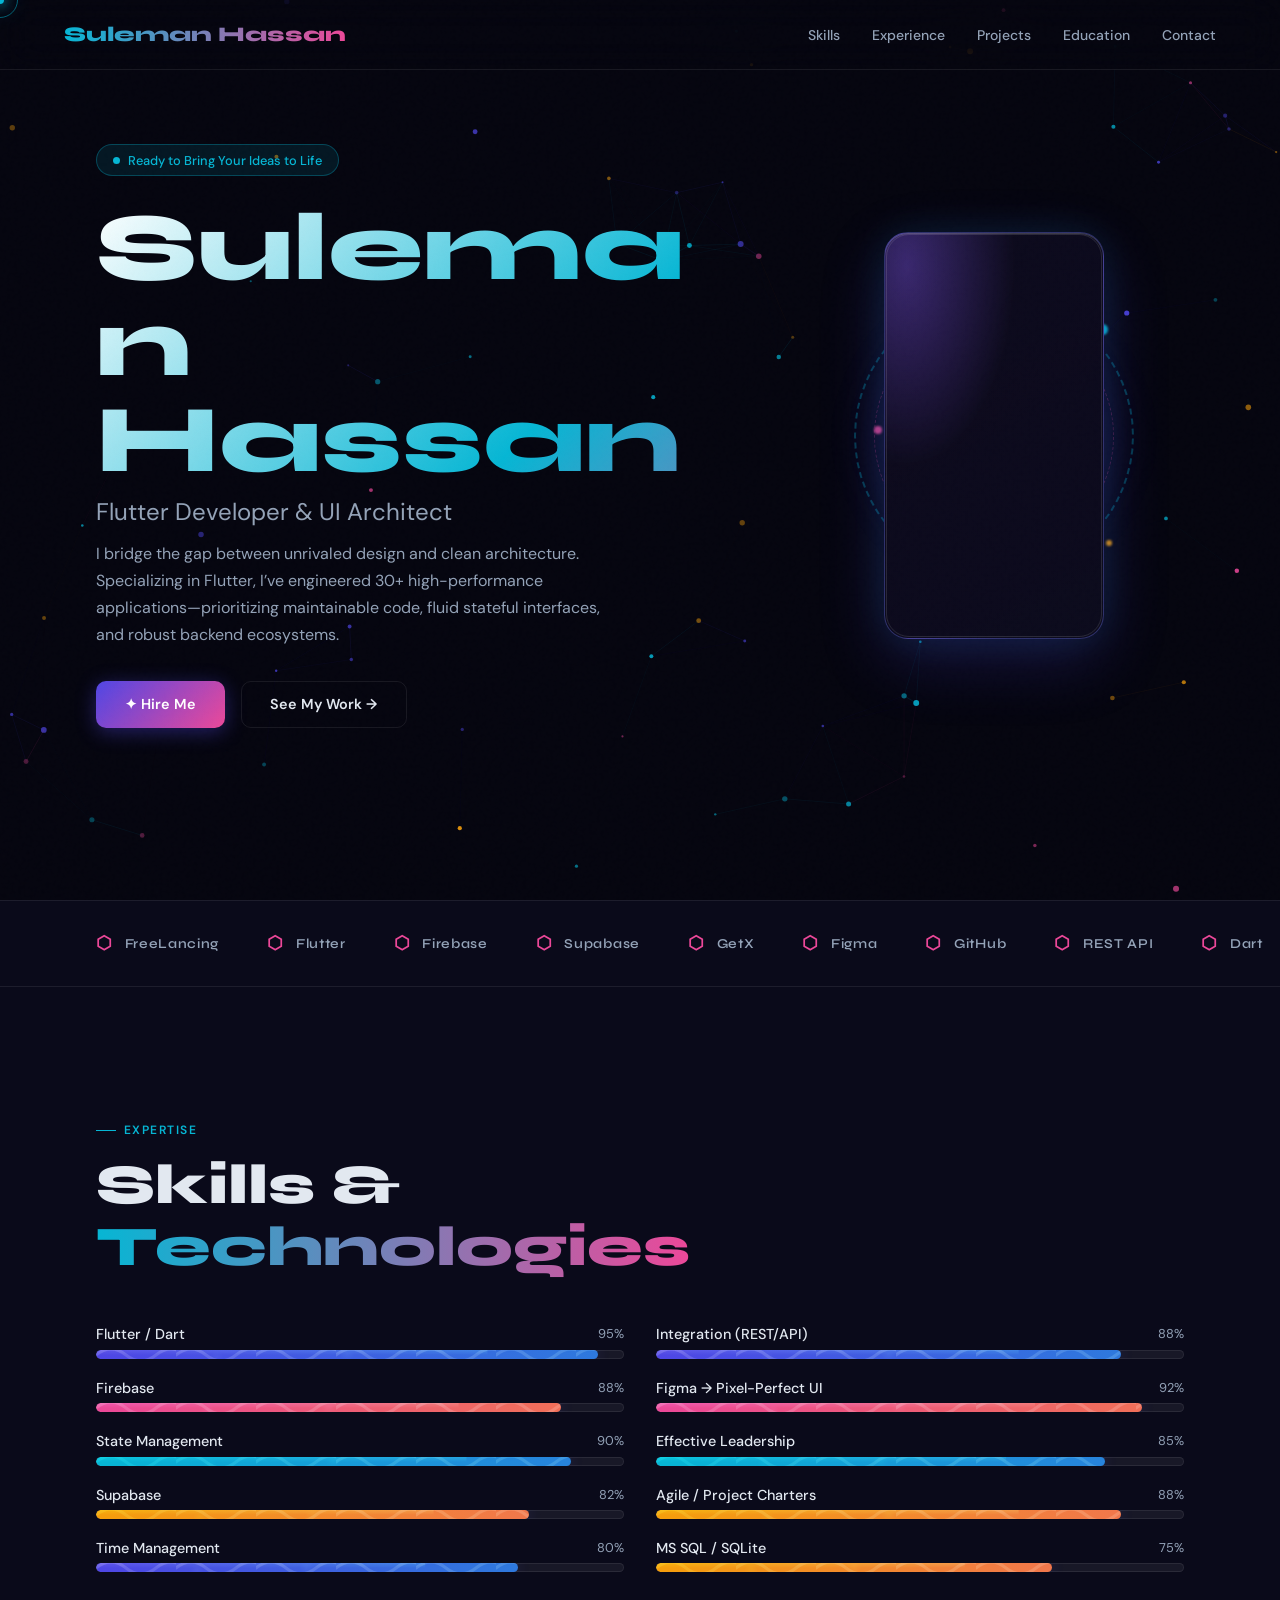
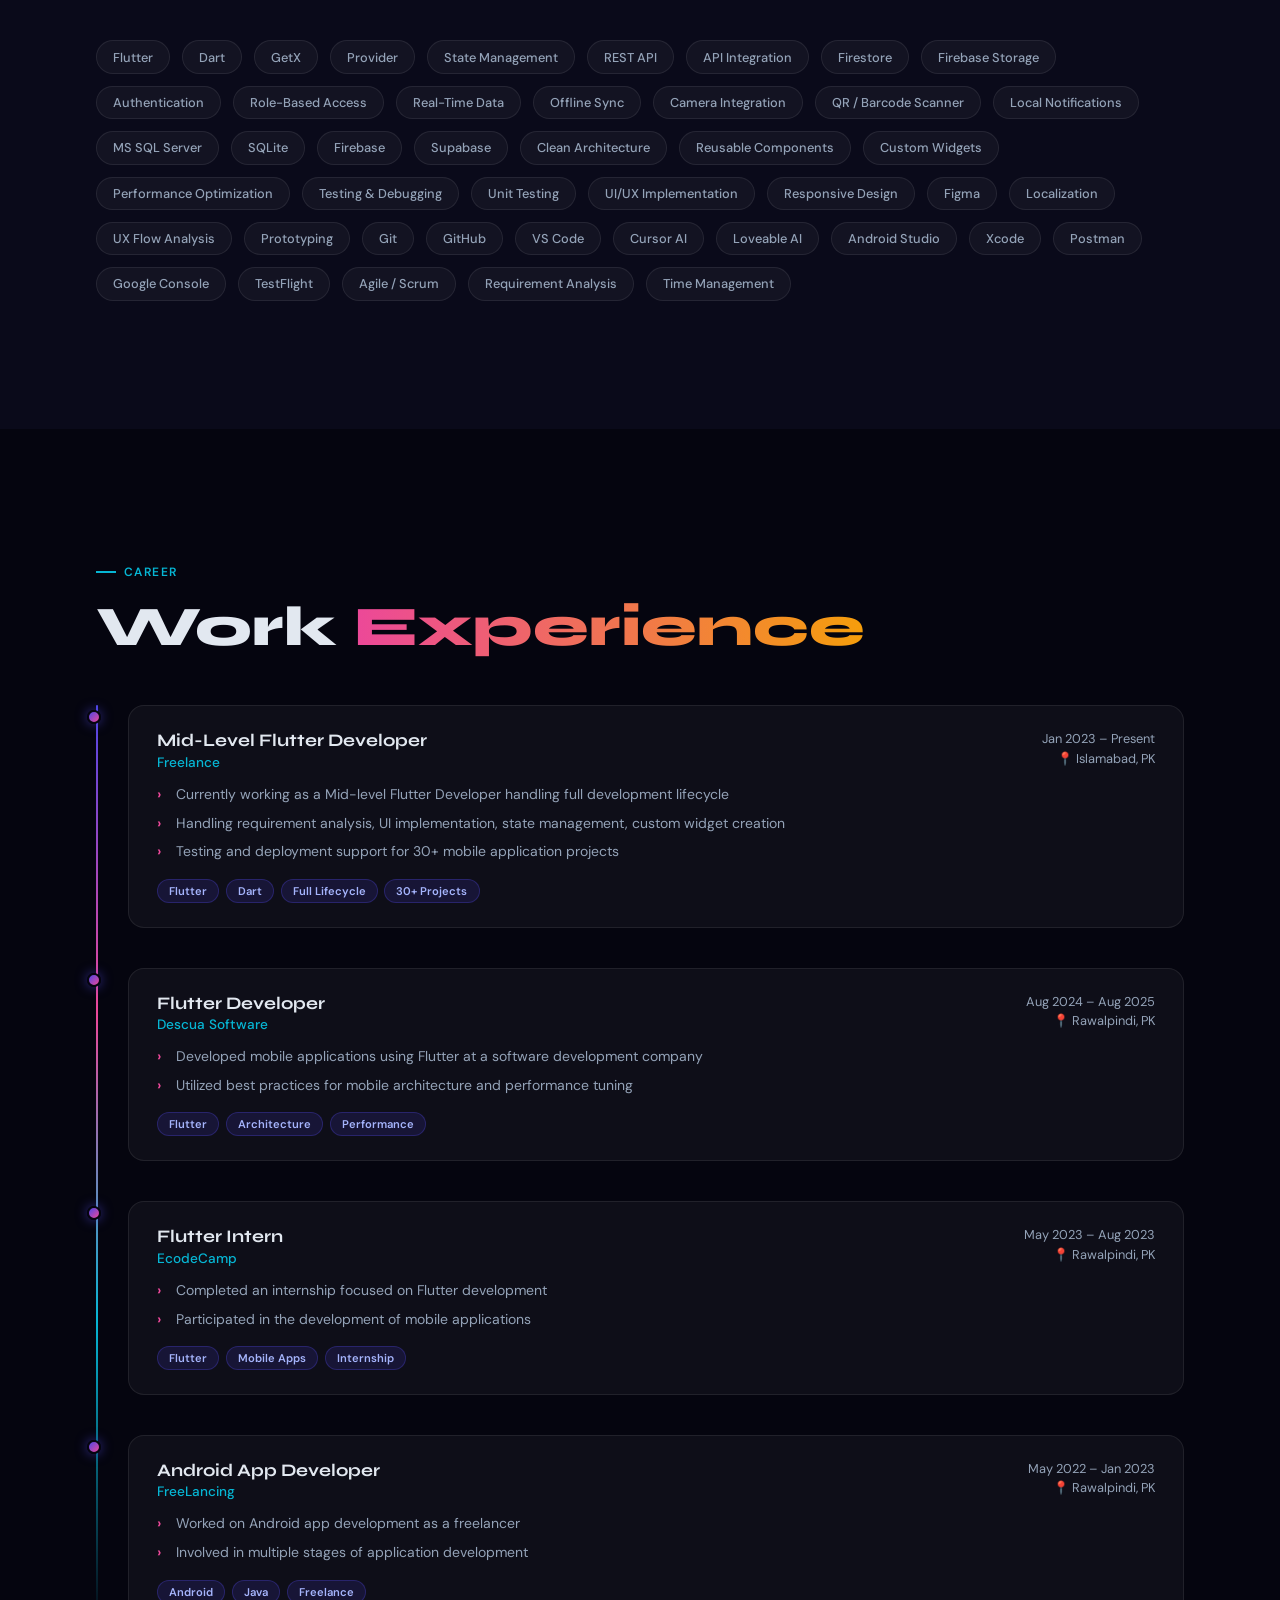
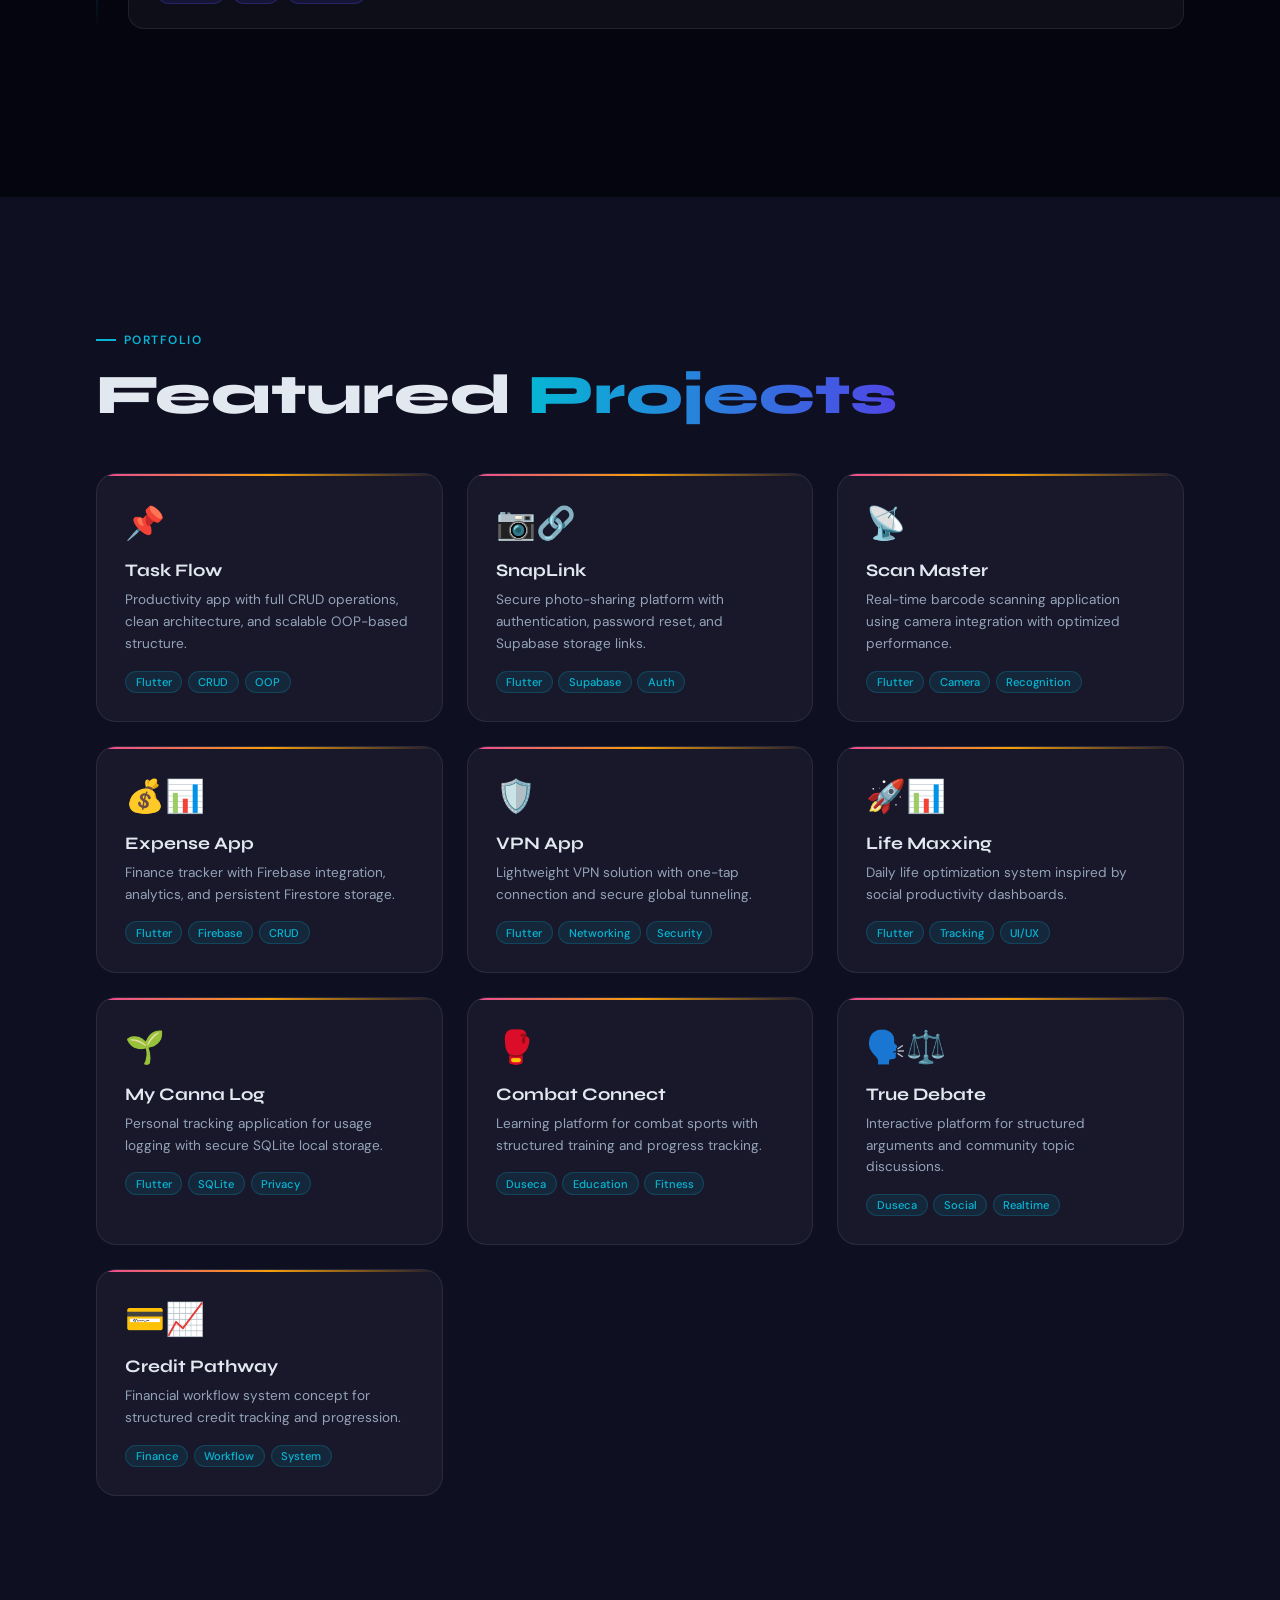
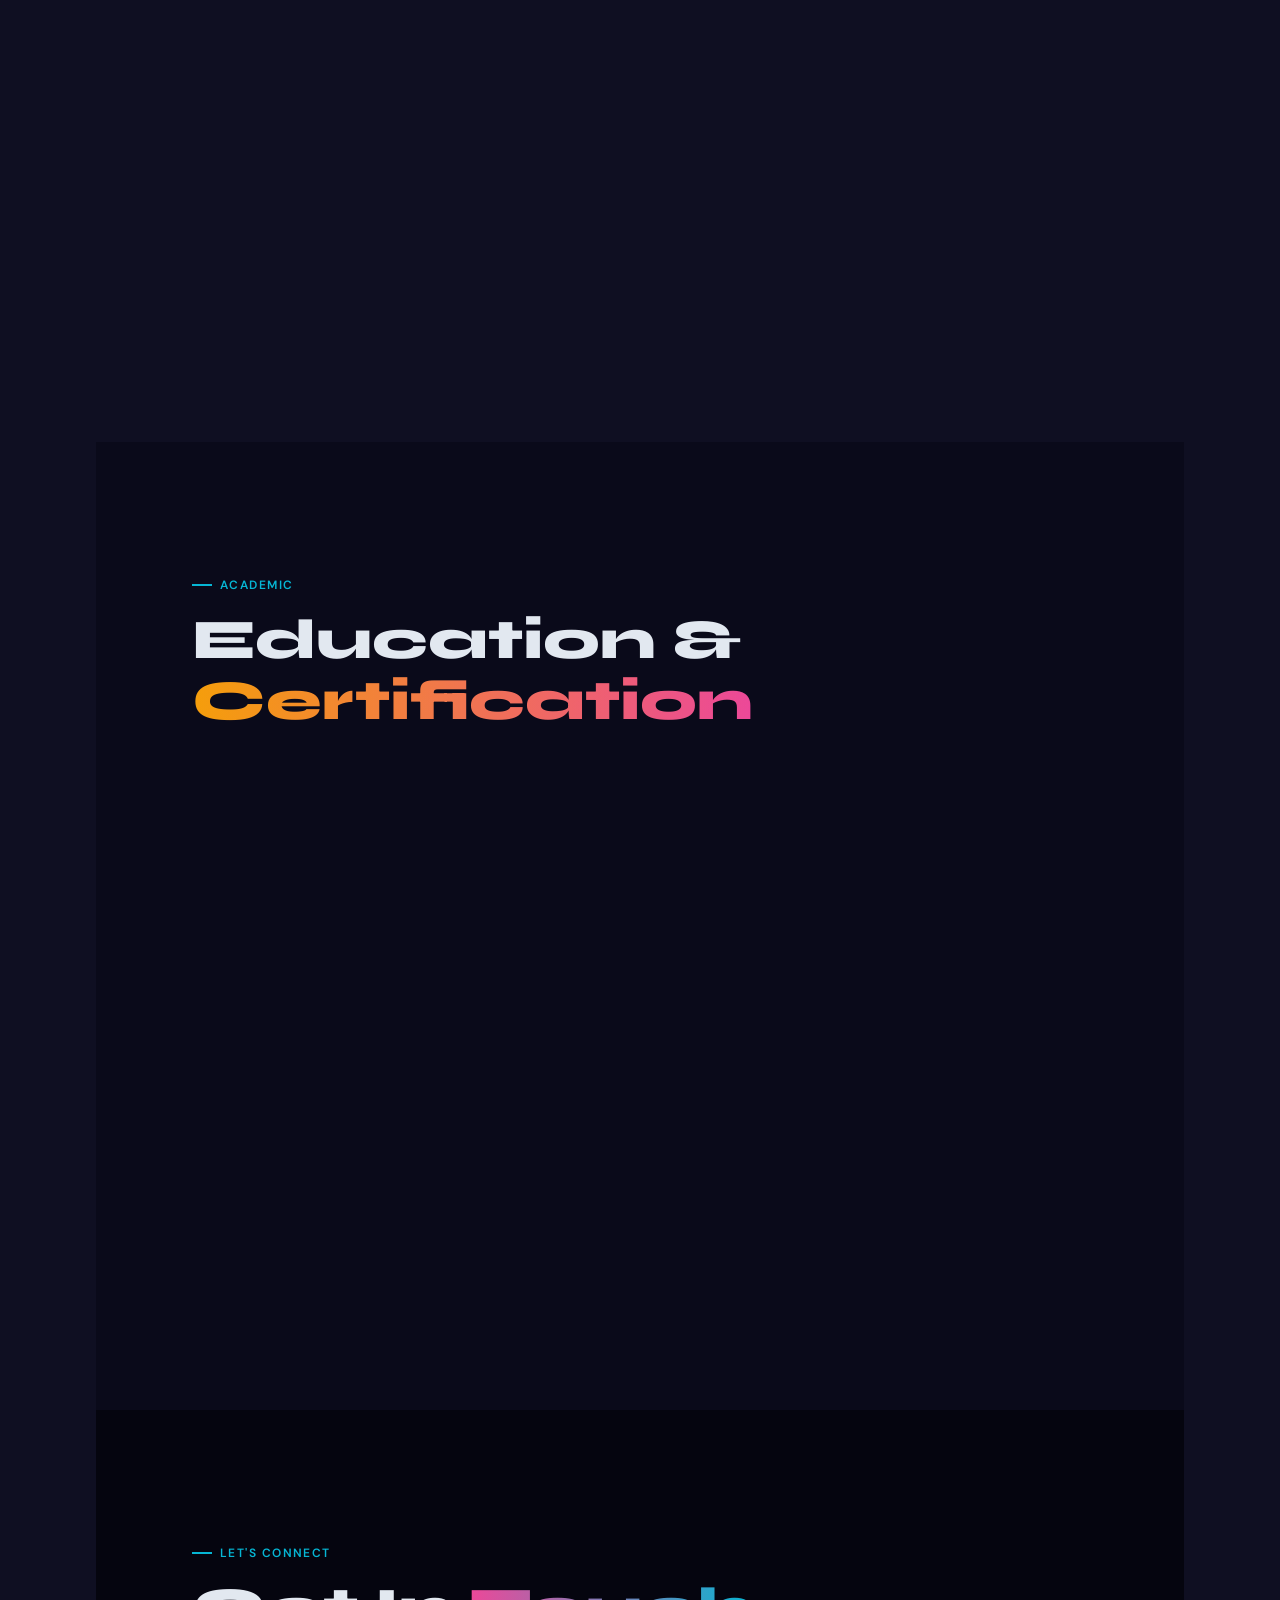
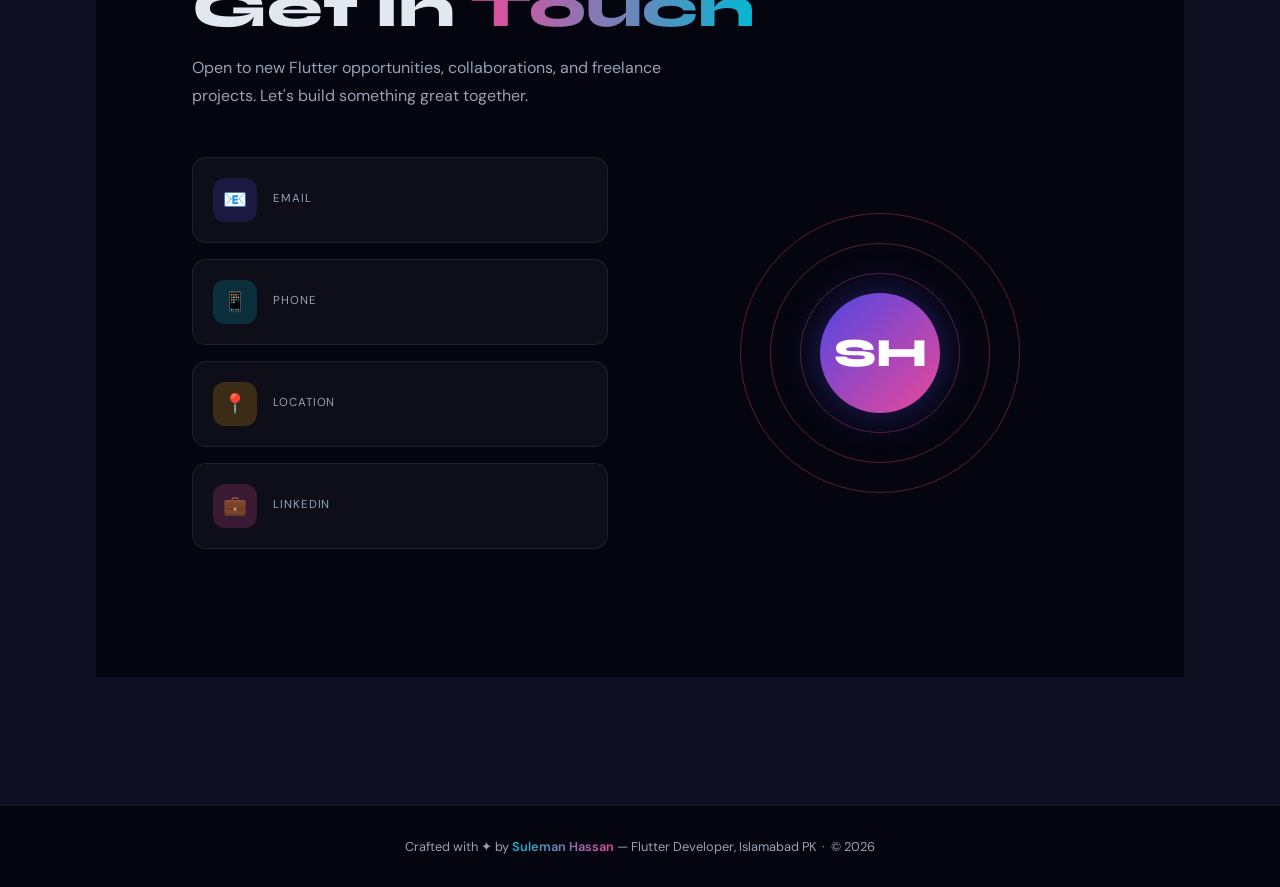
<file: index.html>
<!DOCTYPE html>
<html lang="en">

<head>
  <meta charset="UTF-8">
  <meta name="viewport" content="width=device-width, initial-scale=1.0">
  <title>Suleman Hassan — Flutter Developer</title>
  <link rel="preconnect" href="https://fonts.googleapis.com">
  <link rel="preconnect" href="https://fonts.gstatic.com" crossorigin>
  <link
    href="https://fonts.googleapis.com/css2?family=Syne:wght@400;500;600;700;800&family=DM+Sans:ital,wght@0,300;0,400;0,500;0,600;1,400&display=swap"
    rel="stylesheet">
  <link rel="stylesheet" href="assets/css/styles.css">
</head>

<body>

  <!-- CURSOR -->
  <div id="cursor-dot"></div>
  <div id="cursor-ring"></div>

  <!-- LOADER -->
  <div id="loader">
    <div class="loader-initials">SH</div>
    <div class="loader-bar-wrap">
      <div class="loader-bar"></div>
    </div>
  </div>

  <!-- PARTICLE CANVAS -->
  <canvas id="particle-canvas"></canvas>

  <!-- NAVBAR -->
  <nav id="navbar">
    <a href="#hero" class="nav-logo">Suleman Hassan</a>
    <ul class="nav-links" id="navLinks">
      <li><a href="#skills">Skills</a></li>
      <li><a href="#experience">Experience</a></li>
      <li><a href="#projects">Projects</a></li>
      <li><a href="#education">Education</a></li>
      <li><a href="#contact">Contact</a></li>
    </ul>
    <div class="nav-toggle" id="navToggle" onclick="toggleNav()">
      <span></span><span></span><span></span>
    </div>
  </nav>

  <main>





    <section id="hero">
      <div class="hero-left reveal from-left">
        <div class="availability-tag">
          <div class="dot"></div>
          Ready to Bring Your Ideas to Life
        </div>
        <h1 class="hero-name">Suleman<br>Hassan</h1>
        <p class="hero-subtitle">Flutter Developer & UI Architect</p>
        <p class="hero-desc">
          I bridge the gap between unrivaled design and clean architecture. Specializing in Flutter, I’ve engineered 30+
          high-performance applications—prioritizing maintainable code, fluid stateful interfaces, and robust backend
          ecosystems. </p>
        <div class="hero-ctas">
          <a href="#contact" class="btn-primary">✦ Hire Me</a>
          <a href="#projects" class="btn-secondary">See My Work →</a>
        </div>
      </div>
      <div class="hero-right reveal from-right">
        <div class="hero-card-wrap intro-pending">
          <div class="hero-glow"></div>
          <div class="spinning-ring"></div>
          <div class="spinning-ring-inner"></div>
          <div class="hero-3d-card">
            <div class="hero-card-spotlight" aria-hidden="true"></div>
            <div class="card-badge"><span class="live-dot"></span>Available for Projects</div>
            <div class="card-avatar">SH</div>
            <div class="card-name">Suleman Hassan</div>
            <div class="card-role">Flutter Developer</div>
            <div class="card-stats">
              <div class="stat-item">
                <div class="stat-num" data-count="3.5" data-suffix="+">0</div>
                <div class="stat-label">Years Exp</div>
              </div>
              <div class="stat-item">
                <div class="stat-num" data-count="30" data-suffix="+">0</div>
                <div class="stat-label">Projects</div>
              </div>
              <div class="stat-item">
                <div class="stat-num" data-count="4">0</div>
                <div class="stat-label">Certs</div>
              </div>
              <div class="stat-item">
                <div class="stat-num">PKT</div>
                <div class="stat-label">Islamabad</div>
              </div>
            </div>
          </div>
          <span class="card-orb o1"></span>
          <span class="card-orb o2"></span>
          <span class="card-orb o3"></span>
        </div>
      </div>
    </section>



    <!-- ========== MARQUEE ========== -->
    <div class="marquee-section">
      <div class="marquee-track" id="marqueeTrack">
        <div class="marquee-item"><span>⬡</span> FreeLancing</div>
        <div class="marquee-item"><span>⬡</span> Flutter</div>
        <div class="marquee-item"><span>⬡</span> Firebase</div>
        <div class="marquee-item"><span>⬡</span> Supabase</div>
        <div class="marquee-item"><span>⬡</span> GetX</div>
        <div class="marquee-item"><span>⬡</span> Figma</div>
        <div class="marquee-item"><span>⬡</span> GitHub</div>
        <div class="marquee-item"><span>⬡</span> REST API</div>
        <div class="marquee-item"><span>⬡</span> Dart</div>
        <div class="marquee-item"><span>⬡</span> Android Studio</div>
        <div class="marquee-item"><span>⬡</span> Xcode</div>
        <div class="marquee-item"><span>⬡</span> Postman</div>
        <div class="marquee-item"><span>⬡</span> Duseca Software</div>
        <div class="marquee-item"><span>⬡</span> EcodeCamp</div>
        <div class="marquee-item"><span>⬡</span> FreeLancing</div>
        <div class="marquee-item"><span>⬡</span> Flutter</div>
        <div class="marquee-item"><span>⬡</span> Firebase</div>
        <div class="marquee-item"><span>⬡</span> Supabase</div>
        <div class="marquee-item"><span>⬡</span> GetX</div>
        <div class="marquee-item"><span>⬡</span> Provider</div>
        <div class="marquee-item"><span>⬡</span> Figma</div>
        <div class="marquee-item"><span>⬡</span> GitHub</div>
        <div class="marquee-item"><span>⬡</span> REST API</div>
        <div class="marquee-item"><span>⬡</span> Dart</div>
        <div class="marquee-item"><span>⬡</span> Android Studio</div>
        <div class="marquee-item"><span>⬡</span> Xcode</div>
        <div class="marquee-item"><span>⬡</span> Postman</div>
        <!-- duplicate for seamless loop -->
        <div class="marquee-item"><span>⬡</span> FreeLancing</div>
        <div class="marquee-item"><span>⬡</span> Flutter</div>
        <div class="marquee-item"><span>⬡</span> Firebase</div>
        <div class="marquee-item"><span>⬡</span> Supabase</div>
        <div class="marquee-item"><span>⬡</span> GetX</div>
        <div class="marquee-item"><span>⬡</span> Figma</div>
        <div class="marquee-item"><span>⬡</span> GitHub</div>
        <div class="marquee-item"><span>⬡</span> REST API</div>
        <div class="marquee-item"><span>⬡</span> Dart</div>
        <div class="marquee-item"><span>⬡</span> Android Studio</div>
        <div class="marquee-item"><span>⬡</span> Xcode</div>
        <div class="marquee-item"><span>⬡</span> Postman</div>
        <div class="marquee-item"><span>⬡</span> Duseca Software</div>
        <div class="marquee-item"><span>⬡</span> EcodeCamp</div>
        <div class="marquee-item"><span>⬡</span> FreeLancing</div>
        <div class="marquee-item"><span>⬡</span> Flutter</div>
        <div class="marquee-item"><span>⬡</span> Firebase</div>
        <div class="marquee-item"><span>⬡</span> Supabase</div>
        <div class="marquee-item"><span>⬡</span> GetX</div>
        <div class="marquee-item"><span>⬡</span> Provider</div>
        <div class="marquee-item"><span>⬡</span> Figma</div>
        <div class="marquee-item"><span>⬡</span> GitHub</div>
        <div class="marquee-item"><span>⬡</span> REST API</div>
        <div class="marquee-item"><span>⬡</span> Dart</div>
        <div class="marquee-item"><span>⬡</span> Android Studio</div>
        <div class="marquee-item"><span>⬡</span> Xcode</div>
        <div class="marquee-item"><span>⬡</span> Postman</div>
      </div>
    </div>

    <!-- ========== SKILLS ========== -->
    <section id="skills">
      <div class="reveal">
        <div class="section-tag">Expertise</div>
        <h2 class="section-title">Skills & <br><span
            style="background:linear-gradient(90deg,var(--cyan),var(--pink));-webkit-background-clip:text;-webkit-text-fill-color:transparent;background-clip:text;">Technologies</span>
          <br>
        </h2>
      </div>

      <div class="skills-grid">
        <div class="reveal">
          <div class="skill-item">
            <div class="skill-info"><span class="skill-name">Flutter / Dart</span><span class="skill-pct">95%</span>
            </div>
            <div class="skill-bar-track">
              <div class="skill-bar-fill c1" data-pct="95"></div>
            </div>
          </div>
          <div class="skill-item">
            <div class="skill-info"><span class="skill-name">Firebase</span><span class="skill-pct">88%</span></div>
            <div class="skill-bar-track">
              <div class="skill-bar-fill c2" data-pct="88"></div>
            </div>
          </div>
          <div class="skill-item">
            <div class="skill-info"><span class="skill-name">State Management</span><span class="skill-pct">90%</span>
            </div>
            <div class="skill-bar-track">
              <div class="skill-bar-fill c3" data-pct="90"></div>
            </div>
          </div>
          <div class="skill-item">
            <div class="skill-info"><span class="skill-name">Supabase</span><span class="skill-pct">82%</span></div>
            <div class="skill-bar-track">
              <div class="skill-bar-fill c4" data-pct="82"></div>
            </div>
          </div>
          <div class="skill-item">
            <div class="skill-info"><span class="skill-name">Time Management</span><span class="skill-pct">80%</span>
            </div>
            <div class="skill-bar-track">
              <div class="skill-bar-fill c1" data-pct="80"></div>
            </div>
          </div>
        </div>
        <div class="reveal">
          <div class="skill-item">
            <div class="skill-info"><span class="skill-name">Integration (REST/API)</span><span
                class="skill-pct">88%</span></div>
            <div class="skill-bar-track">
              <div class="skill-bar-fill c1" data-pct="88"></div>
            </div>
          </div>
          <div class="skill-item">
            <div class="skill-info"><span class="skill-name">Figma → Pixel-Perfect UI</span><span
                class="skill-pct">92%</span></div>
            <div class="skill-bar-track">
              <div class="skill-bar-fill c2" data-pct="92"></div>
            </div>
          </div>
          <div class="skill-item">
            <div class="skill-info"><span class="skill-name">Effective Leadership</span><span
                class="skill-pct">85%</span></div>
            <div class="skill-bar-track">
              <div class="skill-bar-fill c3" data-pct="85"></div>
            </div>
          </div>
          <div class="skill-item">
            <div class="skill-info"><span class="skill-name">Agile / Project Charters</span><span
                class="skill-pct">88%</span></div>
            <div class="skill-bar-track">
              <div class="skill-bar-fill c4" data-pct="88"></div>
            </div>
          </div>
          <div class="skill-item">
            <div class="skill-info"><span class="skill-name">MS SQL / SQLite</span><span class="skill-pct">75%</span>
            </div>
            <div class="skill-bar-track">
              <div class="skill-bar-fill c4" data-pct="75"></div>
            </div>
          </div>
        </div>
      </div>

      
    
    <div class="tech-cloud reveal">

      
  <div class="tech-chip">Flutter</div>
  <div class="tech-chip">Dart</div>
  <div class="tech-chip">GetX</div>
  <div class="tech-chip">Provider</div>
  <div class="tech-chip">State Management</div>
  <div class="tech-chip">REST API</div>
  <div class="tech-chip">API Integration</div>
  <div class="tech-chip">Firestore</div>
  <div class="tech-chip">Firebase Storage</div>
  <div class="tech-chip">Authentication</div>
  <div class="tech-chip">Role-Based Access</div>
  <div class="tech-chip">Real-Time Data</div>
  <div class="tech-chip">Offline Sync</div>
  <div class="tech-chip">Camera Integration</div>
  <div class="tech-chip">QR / Barcode Scanner</div>
  <div class="tech-chip">Local Notifications</div>    
  <div class="tech-chip">MS SQL Server</div>
  <div class="tech-chip">SQLite</div>
  <div class="tech-chip">Firebase</div>      
  <div class="tech-chip">Supabase</div>
  <div class="tech-chip">Clean Architecture</div>
  <div class="tech-chip">Reusable Components</div>
  <div class="tech-chip">Custom Widgets</div>
  <div class="tech-chip">Performance Optimization</div>
  <div class="tech-chip">Testing & Debugging</div>
  <div class="tech-chip">Unit Testing</div>
  <div class="tech-chip">UI/UX Implementation</div>
  <div class="tech-chip">Responsive Design</div>
  <div class="tech-chip">Figma</div>
  <div class="tech-chip">Localization</div>
  <div class="tech-chip">UX Flow Analysis</div>
  <div class="tech-chip">Prototyping</div>   
  <div class="tech-chip">Git</div>
  <div class="tech-chip">GitHub</div>
  <div class="tech-chip">VS Code</div>
  <div class="tech-chip">Cursor AI</div>
  <div class="tech-chip">Loveable AI</div>    
  <div class="tech-chip">Android Studio</div>
  <div class="tech-chip">Xcode</div>
  <div class="tech-chip">Postman</div>
  <div class="tech-chip">Google Console</div>
  <div class="tech-chip">TestFlight</div>
  <div class="tech-chip">Agile / Scrum</div>
  <div class="tech-chip">Requirement Analysis</div>
  <div class="tech-chip">Time Management</div>
  
</div>
    
    
    </section>

    <!-- ========== EXPERIENCE ========== -->
    <section id="experience">
      <div class="reveal">
        <div class="section-tag">Career</div>
        <h2 class="section-title">Work <span
            style="background:linear-gradient(90deg,var(--pink),var(--amber));-webkit-background-clip:text;-webkit-text-fill-color:transparent;background-clip:text;">Experience</span>
        </h2>
      </div>

      <div class="timeline">

        <div class="timeline-item reveal">
          <div class="timeline-dot"></div>
          <div class="exp-card">
            <div class="exp-header">
              <div>
                <div class="exp-title">Mid-Level Flutter Developer</div>
                <div class="exp-company">Freelance</div>
              </div>
              <div class="exp-meta">
                <div class="exp-dates">Jan 2023 – Present</div>
                <div class="exp-location">📍 Islamabad, PK</div>
              </div>
            </div>
            <ul class="exp-bullets">
              <li>Currently working as a Mid-level Flutter Developer handling full development lifecycle</li>
              <li>Handling requirement analysis, UI implementation, state management, custom widget creation</li>
              <li>Testing and deployment support for 30+ mobile application projects</li>
            </ul>
            <div class="badge-chips">
              <span class="badge-chip">Flutter</span>
              <span class="badge-chip">Dart</span>
              <span class="badge-chip">Full Lifecycle</span>
              <span class="badge-chip">30+ Projects</span>
            </div>
          </div>
        </div>

        <div class="timeline-item reveal">
          <div class="timeline-dot"></div>
          <div class="exp-card">
            <div class="exp-header">
              <div>
                <div class="exp-title">Flutter Developer</div>
                <div class="exp-company">Descua Software</div>
              </div>
              <div class="exp-meta">
                <div class="exp-dates">Aug 2024 – Aug 2025</div>
                <div class="exp-location">📍 Rawalpindi, PK</div>
              </div>
            </div>
            <ul class="exp-bullets">
              <li>Developed mobile applications using Flutter at a software development company</li>
              <li>Utilized best practices for mobile architecture and performance tuning</li>
            </ul>
            <div class="badge-chips">
              <span class="badge-chip">Flutter</span>
              <span class="badge-chip">Architecture</span>
              <span class="badge-chip">Performance</span>
            </div>
          </div>
        </div>

        <div class="timeline-item reveal">
          <div class="timeline-dot"></div>
          <div class="exp-card">
            <div class="exp-header">
              <div>
                <div class="exp-title">Flutter Intern</div>
                <div class="exp-company">EcodeCamp</div>
              </div>
              <div class="exp-meta">
                <div class="exp-dates">May 2023 – Aug 2023</div>
                <div class="exp-location">📍 Rawalpindi, PK</div>
              </div>
            </div>
            <ul class="exp-bullets">
              <li>Completed an internship focused on Flutter development</li>
              <li>Participated in the development of mobile applications</li>
            </ul>
            <div class="badge-chips">
              <span class="badge-chip">Flutter</span>
              <span class="badge-chip">Mobile Apps</span>
              <span class="badge-chip">Internship</span>
            </div>
          </div>
        </div>

        <div class="timeline-item reveal">
          <div class="timeline-dot"></div>
          <div class="exp-card">
            <div class="exp-header">
              <div>
                <div class="exp-title">Android App Developer</div>
                <div class="exp-company">FreeLancing</div>
              </div>
              <div class="exp-meta">
                <div class="exp-dates">May 2022 – Jan 2023</div>
                <div class="exp-location">📍 Rawalpindi, PK</div>
              </div>
            </div>
            <ul class="exp-bullets">
              <li>Worked on Android app development as a freelancer</li>
              <li>Involved in multiple stages of application development</li>
            </ul>
            <div class="badge-chips">
              <span class="badge-chip">Android</span>
              <span class="badge-chip">Java</span>
              <span class="badge-chip">Freelance</span>
            </div>
          </div>
        </div>

      </div>
    </section>

    <!-- ========== PROJECTS ========== -->
    <section id="projects">
      <div class="reveal">
        <div class="section-tag">Portfolio</div>
        <h2 class="section-title">Featured <span
            style="background:linear-gradient(90deg,var(--cyan),var(--indigo));-webkit-background-clip:text;-webkit-text-fill-color:transparent;background-clip:text;">Projects</span>
        </h2>
      </div>
      <div class="projects-wrap">
        <div class="projects-grid">

          <div class="project-card reveal">
            <div class="proj-emoji">📌</div>
            <div class="proj-name">Task Flow</div>
            <div class="proj-desc">Productivity app with full CRUD operations, clean architecture, and scalable
              OOP-based structure.</div>
            <div class="proj-tags">
              <span class="proj-tag">Flutter</span>
              <span class="proj-tag">CRUD</span>
              <span class="proj-tag">OOP</span>
            </div>
          </div>

          <div class="project-card reveal">
            <div class="proj-emoji">📷🔗</div>
            <div class="proj-name">SnapLink</div>
            <div class="proj-desc">Secure photo-sharing platform with authentication, password reset, and Supabase
              storage links.</div>
            <div class="proj-tags">
              <span class="proj-tag">Flutter</span>
              <span class="proj-tag">Supabase</span>
              <span class="proj-tag">Auth</span>
            </div>
          </div>

          <div class="project-card reveal">
            <div class="proj-emoji">📡</div>
            <div class="proj-name">Scan Master</div>
            <div class="proj-desc">Real-time barcode scanning application using camera integration with optimized
              performance.</div>
            <div class="proj-tags">
              <span class="proj-tag">Flutter</span>
              <span class="proj-tag">Camera</span>
              <span class="proj-tag">Recognition</span>
            </div>
          </div>

          <div class="project-card reveal">
            <div class="proj-emoji">💰📊</div>
            <div class="proj-name">Expense App</div>
            <div class="proj-desc">Finance tracker with Firebase integration, analytics, and persistent Firestore
              storage.</div>
            <div class="proj-tags">
              <span class="proj-tag">Flutter</span>
              <span class="proj-tag">Firebase</span>
              <span class="proj-tag">CRUD</span>
            </div>
          </div>

          <div class="project-card reveal">
            <div class="proj-emoji">🛡️</div>
            <div class="proj-name">VPN App</div>
            <div class="proj-desc">Lightweight VPN solution with one-tap connection and secure global tunneling.</div>
            <div class="proj-tags">
              <span class="proj-tag">Flutter</span>
              <span class="proj-tag">Networking</span>
              <span class="proj-tag">Security</span>
            </div>
          </div>

          <div class="project-card reveal">
            <div class="proj-emoji">🚀📊</div>
            <div class="proj-name">Life Maxxing</div>
            <div class="proj-desc">Daily life optimization system inspired by social productivity dashboards.</div>
            <div class="proj-tags">
              <span class="proj-tag">Flutter</span>
              <span class="proj-tag">Tracking</span>
              <span class="proj-tag">UI/UX</span>
            </div>
          </div>

          <div class="project-card reveal">
            <div class="proj-emoji">🌱</div>
            <div class="proj-name">My Canna Log</div>
            <div class="proj-desc">Personal tracking application for usage logging with secure SQLite local storage.
            </div>
            <div class="proj-tags">
              <span class="proj-tag">Flutter</span>
              <span class="proj-tag">SQLite</span>
              <span class="proj-tag">Privacy</span>
            </div>
          </div>

          <div class="project-card reveal">
            <div class="proj-emoji">🥊</div>
            <div class="proj-name">Combat Connect</div>
            <div class="proj-desc">Learning platform for combat sports with structured training and progress tracking.
            </div>
            <div class="proj-tags">
              <span class="proj-tag">Duseca</span>
              <span class="proj-tag">Education</span>
              <span class="proj-tag">Fitness</span>
            </div>
          </div>

          <div class="project-card reveal">
            <div class="proj-emoji">🗣️⚖️</div>
            <div class="proj-name">True Debate</div>
            <div class="proj-desc">Interactive platform for structured arguments and community topic discussions.</div>
            <div class="proj-tags">
              <span class="proj-tag">Duseca</span>
              <span class="proj-tag">Social</span>
              <span class="proj-tag">Realtime</span>
            </div>
          </div>

          <div class="project-card reveal">
            <div class="proj-emoji">💳📈</div>
            <div class="proj-name">Credit Pathway</div>
            <div class="proj-desc">Financial workflow system concept for structured credit tracking and progression.
            </div>
            <div class="proj-tags">
              <span class="proj-tag">Finance</span>
              <span class="proj-tag">Workflow</span>
              <span class="proj-tag">System</span>
            </div>
          </div>

          <div class="project-card reveal">
            <div class="proj-emoji">📦⚙️</div>
            <div class="proj-name">DESS</div>
            <div class="proj-desc">Modular utility management system for HR organization and task handling.</div>
            <div class="proj-tags">
              <span class="proj-tag">Flutter</span>
              <span class="proj-tag">Backend</span>
              <span class="proj-tag">Modular</span>
            </div>
          </div>

          <div class="project-card reveal">
            <div class="proj-emoji">🏠✨</div>
            <div class="proj-name">Home Decor App</div>
            <div class="proj-desc">E-commerce application for interior design, featuring high-quality product
              visualization.</div>
            <div class="proj-tags">
              <span class="proj-tag">Flutter</span>
              <span class="proj-tag">E-commerce</span>
              <span class="proj-tag">UI/UX</span>
            </div>
          </div>

          <div class="project-card reveal">
            <div class="proj-emoji">❄️⌚</div>
            <div class="proj-name">IceWatch</div>
            <div class="proj-desc">Specialized monitoring application with real-time updates and notification systems.
            </div>
            <div class="proj-tags">
              <span class="proj-tag">Flutter</span>
              <span class="proj-tag">API</span>
              <span class="proj-tag">Monitoring</span>
            </div>
          </div>

          <div class="project-card reveal">
            <div class="proj-emoji">🏆🏏</div>
            <div class="proj-name">LineUp Fantasy</div>
            <div class="proj-desc">Fantasy sports platform with complex team creation logic and real-world performance
              tracking.</div>
            <div class="proj-tags">
              <span class="proj-tag">Flutter</span>
              <span class="proj-tag">Fantasy</span>
              <span class="proj-tag">Logic</span>
            </div>
          </div>

          <div class="project-card reveal">
            <div class="proj-emoji">🏗️</div>
            <div class="proj-name">Build Pro</div>
            <div class="proj-desc">Construction management tool for tracking material orders and site schedules.</div>
            <div class="proj-tags">
              <span class="proj-tag">Duseca</span>
              <span class="proj-tag">Management</span>
              <span class="proj-tag">Enterprise</span>
            </div>
          </div>

          <div class="project-card reveal">
            <div class="proj-emoji">🧾📍</div>
            <div class="proj-name">Service Tracker</div>
            <div class="proj-desc">Service management system for tracking requests and workflow statuses for mechanics.
            </div>
            <div class="proj-tags">
              <span class="proj-tag">Flutter</span>
              <span class="proj-tag">System Design</span>
              <span class="proj-tag">Tracking</span>
            </div>
          </div>

          <div class="project-card reveal">
            <div class="proj-emoji">♟️👑</div>
            <div class="proj-name">Top Chess</div>
            <div class="proj-desc">Chess-based brand application focusing on strategy and game logic visualization.
            </div>
            <div class="proj-tags">
              <span class="proj-tag">Flutter</span>
              <span class="proj-tag">Gaming</span>
              <span class="proj-tag">Strategy</span>
            </div>
          </div>

          <div class="project-card reveal">
            <div class="proj-emoji">📅</div>
            <div class="proj-name">AMS System</div>
            <div class="proj-desc">Digital attendance tracking system with reporting and structured data management.
            </div>
            <div class="proj-tags">
              <span class="proj-tag">Flutter</span>
              <span class="proj-tag">Admin Panel</span>
              <span class="proj-tag">Database</span>
            </div>
          </div>

        </div>
      </div>

      <!-- ========== EDUCATION ========== -->
      <section id="education">
        <div class="reveal">
          <div class="section-tag">Academic</div>
          <h2 class="section-title">Education & <span
              style="background:linear-gradient(90deg,var(--amber),var(--pink));-webkit-background-clip:text;-webkit-text-fill-color:transparent;background-clip:text;">Certification</span>
          </h2>
        </div>

        <div class="edu-grid">
          <div class="edu-card reveal">
            <div class="edu-icon">🎓</div>
            <div class="edu-degree">Bachelor of Science in Computer Science</div>
            <div class="edu-inst">University of Pir Mehr Ali Shah Arid Agriculture</div>
            <div class="edu-meta">
              <span>📅 Oct 2018 – Oct 2023</span>
              <span>📍 Rawalpindi, PK</span>
            </div>
          </div>

          <div class="edu-card reveal">
            <div class="edu-icon">📚</div>
            <div class="edu-degree">Intermediate (ICS)</div>
            <div class="edu-inst">Punjab Group of Colleges</div>
            <div class="edu-meta">
              <span>📅 Jan 2017 – Jan 2018</span>
              <span>📍 Islamabad, PK</span>
            </div>
          </div>
        </div>

        <div style="margin-top:2.5rem;" class="reveal">
          <h3 style="font-family:var(--font-h);font-size:1.3rem;font-weight:700;margin-bottom:1.25rem;">Certifications
          </h3>
          <div class="certs-grid">
            <div class="cert-card">
              <div class="cert-name">Loveable AI</div>
              <div class="cert-org">Udemy</div>
              <div class="cert-date">July 2025</div>
            </div>
            <div class="cert-card">
              <div class="cert-name">Agile Project Management</div>
              <div class="cert-org">Hp-Life</div>
              <div class="cert-date">June 2025</div>
            </div>
            <div class="cert-card">
              <div class="cert-name">Effective Leadership</div>
              <div class="cert-org">Hp-Life</div>
              <div class="cert-date">August 2025</div>
            </div>
            <div class="cert-card">
              <div class="cert-name">Project Charters (Google Docs)</div>
              <div class="cert-org">Coursera</div>
              <div class="cert-date">August 2024</div>
            </div>
          </div>
        </div>
      </section>

      <!-- ========== CONTACT ========== -->
      <section id="contact">
        <div class="reveal">
          <div class="section-tag">Let's Connect</div>
          <h2 class="section-title">Get In <span
              style="background:linear-gradient(90deg,var(--pink),var(--cyan));-webkit-background-clip:text;-webkit-text-fill-color:transparent;background-clip:text;">Touch</span>
          </h2>
          <p style="color:var(--muted);max-width:480px;line-height:1.7;margin-bottom:0;">Open to new Flutter
            opportunities, collaborations, and freelance projects. Let's build something great together.</p>
        </div>

        <div class="contact-wrap">
          <div class="contact-cards reveal from-left">
            <a href="mailto:mesulemanhassan899@gmail.com" class="contact-card">
              <div class="contact-icon email">📧</div>
              <div>
                <div class="contact-label">Email</div>
                <!-- <div class="contact-value">mesulemanhassan899@gmail.com</div> -->
              </div>
            </a>
            <a href="tel:+923369360702" class="contact-card">
              <div class="contact-icon phone">📱</div>
              <div>
                <div class="contact-label">Phone</div>
                <!-- <div class="contact-value">0336 9360702</div> -->
              </div>
            </a>
            <div class="contact-card">
              <div class="contact-icon loc">📍</div>
              <div>
                <div class="contact-label">Location</div>
                <!-- <div class="contact-value">Islamabad, Pakistan</div> -->
              </div>
            </div>
            <a href="https://www.linkedin.com/in/suleman-hassan-0b42781a6" target="_blank" class="contact-card">
              <div class="contact-icon avail">💼</div>
              <div>
                <div class="contact-label">LinkedIn</div>
                <!-- <div class="contact-value">suleman-hassan-0b42781a6</div> -->
              </div>
            </a>
          </div>

          <div class="contact-avatar-wrap reveal from-right">
            <div class="ripple-ring"></div>
            <div class="ripple-ring"></div>
            <div class="ripple-ring"></div>
            <div class="contact-big-avatar">SH</div>
          </div>
        </div>
      </section>

  </main>

  <footer>
    <p>Crafted with ✦ by <span>Suleman Hassan</span> — Flutter Developer, Islamabad PK &nbsp;·&nbsp; © 2026</p>
  </footer>

  <!-- ============================================================
   JAVASCRIPT
============================================================ -->
  <script src="assets/js/main.js" defer></script>
</body>

</html>
</file>
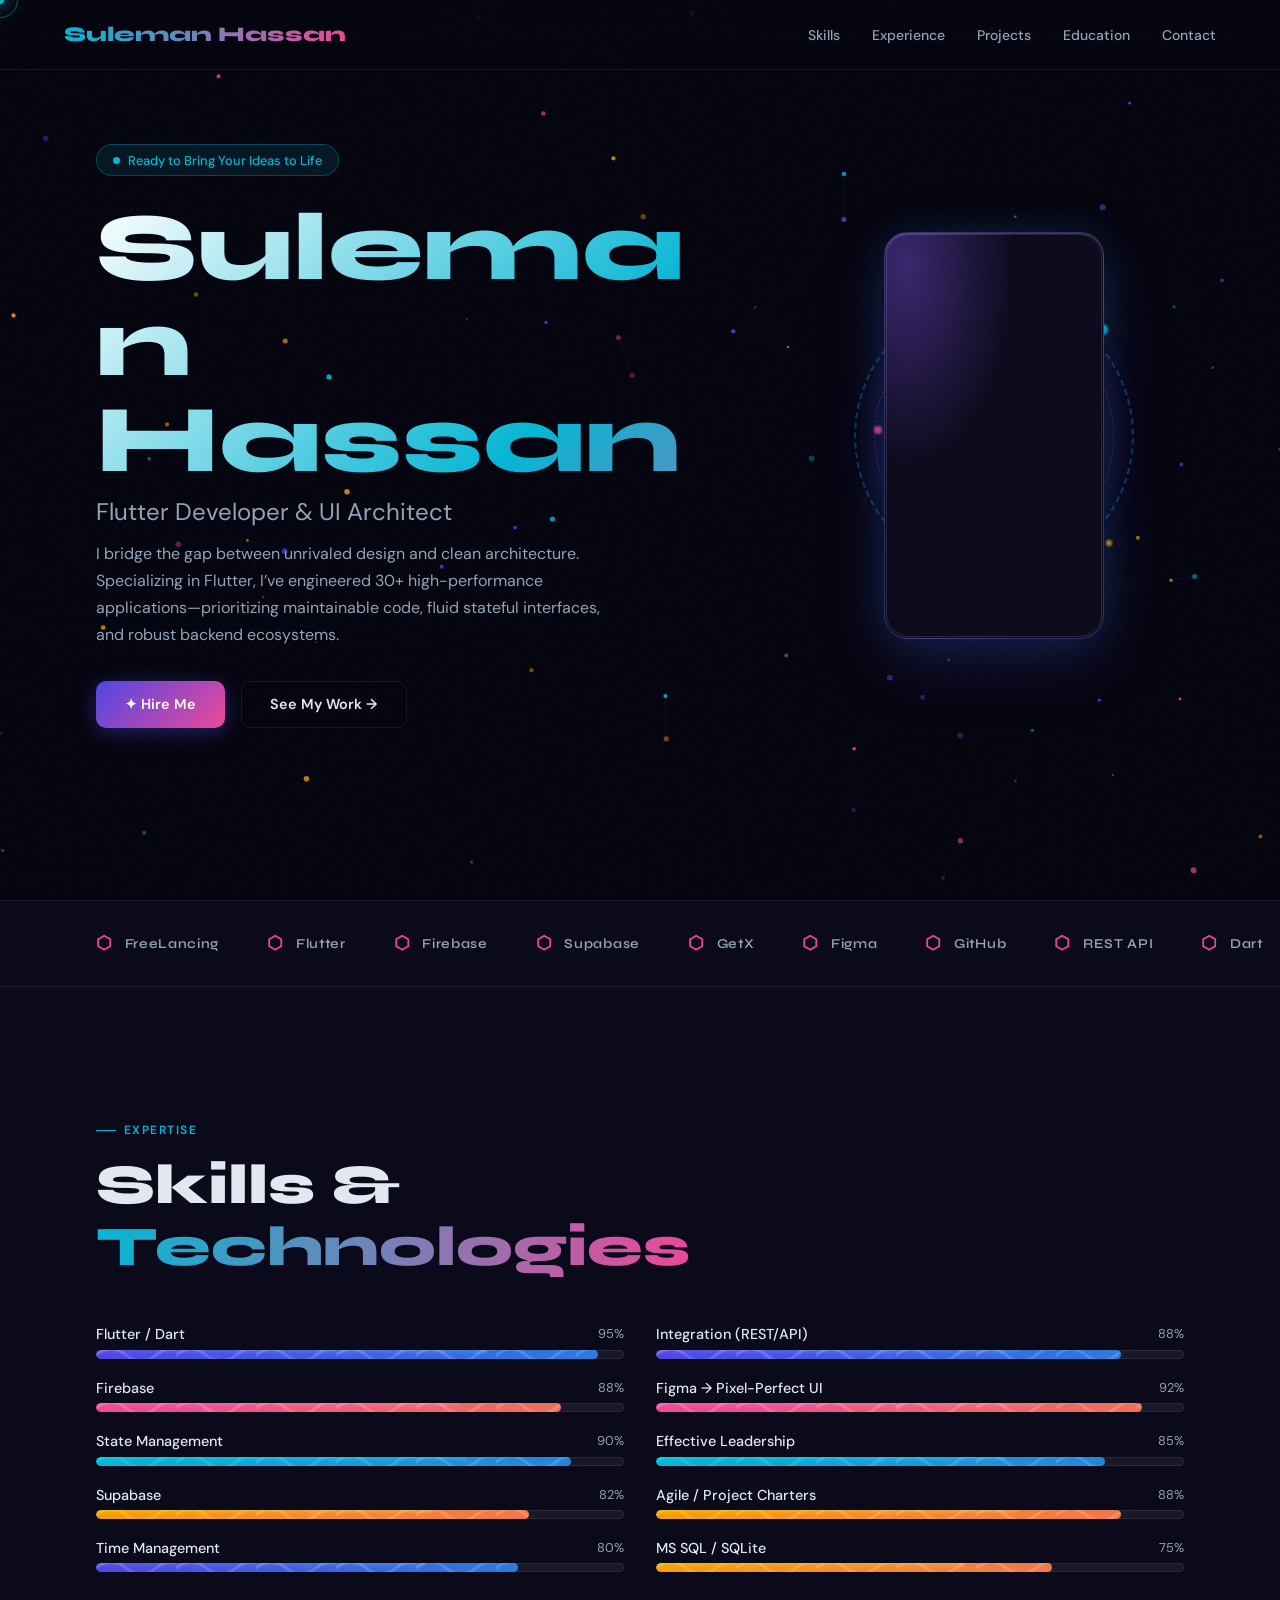
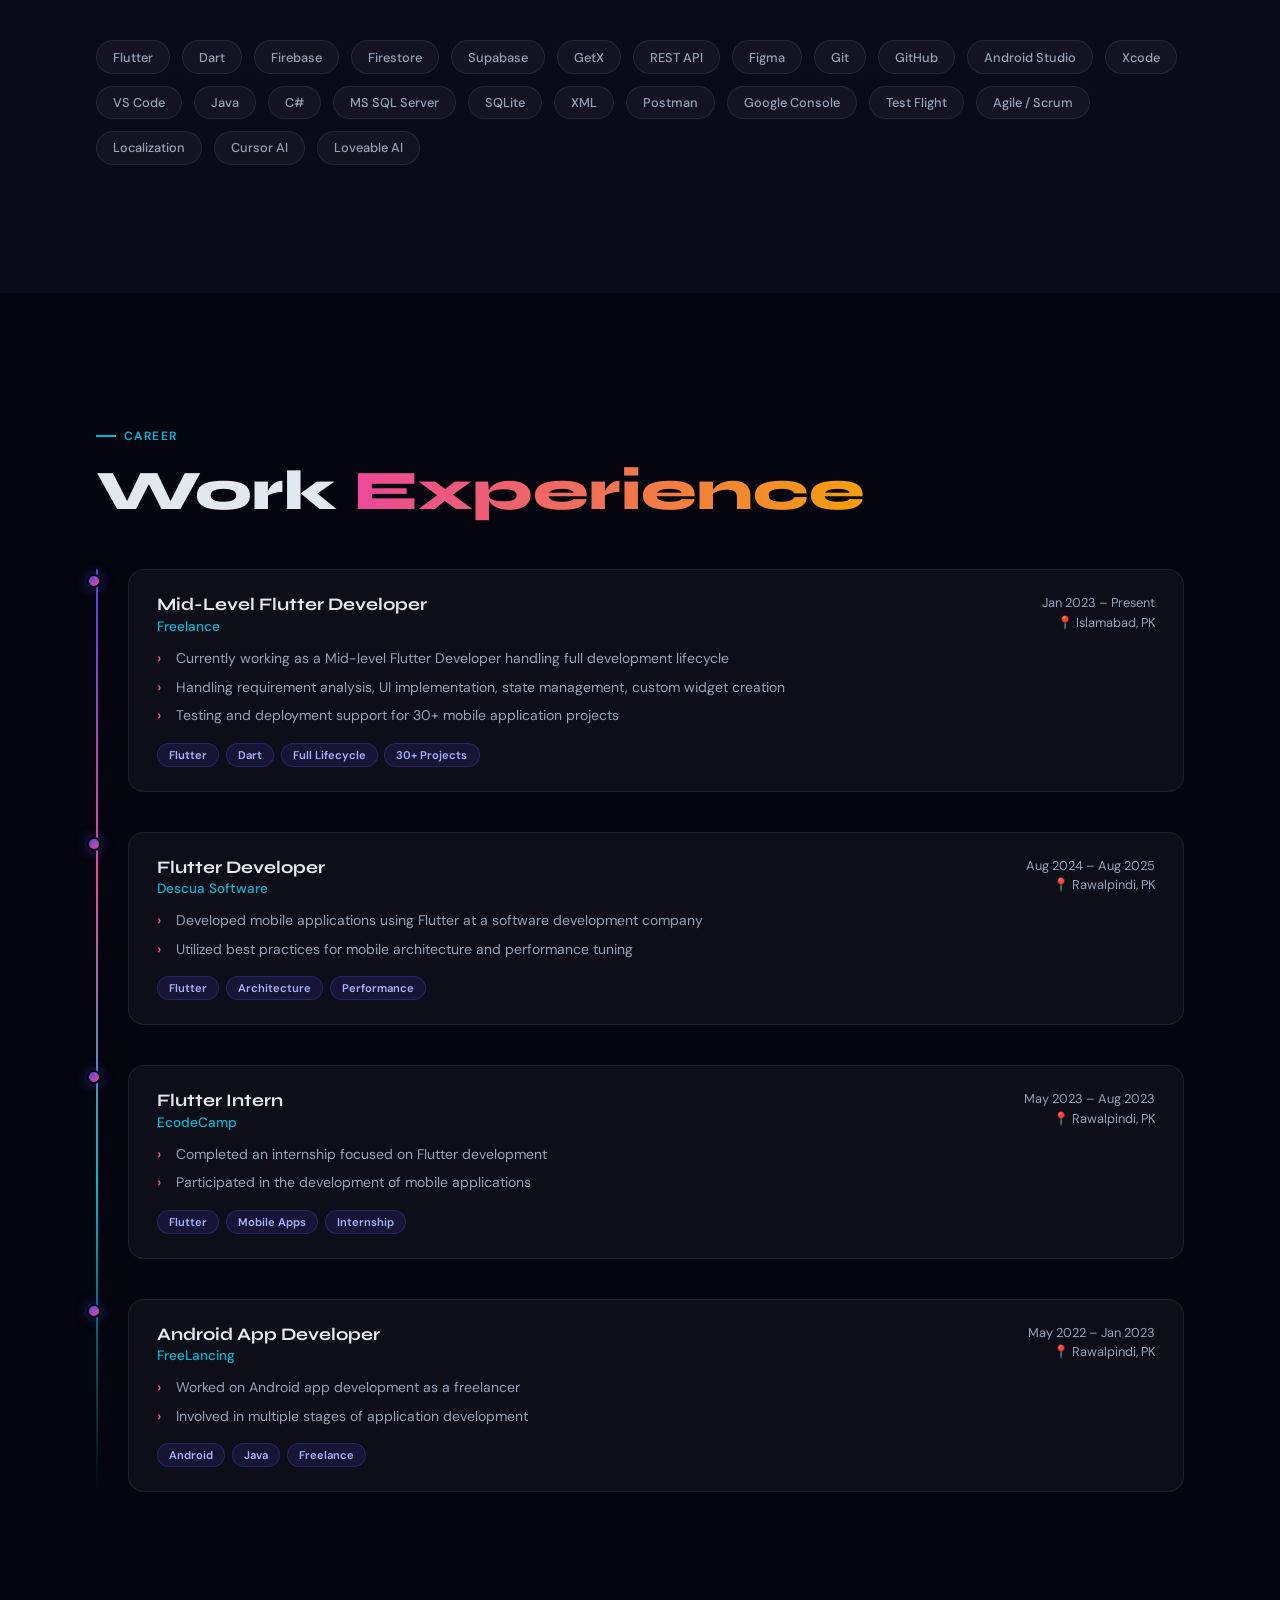
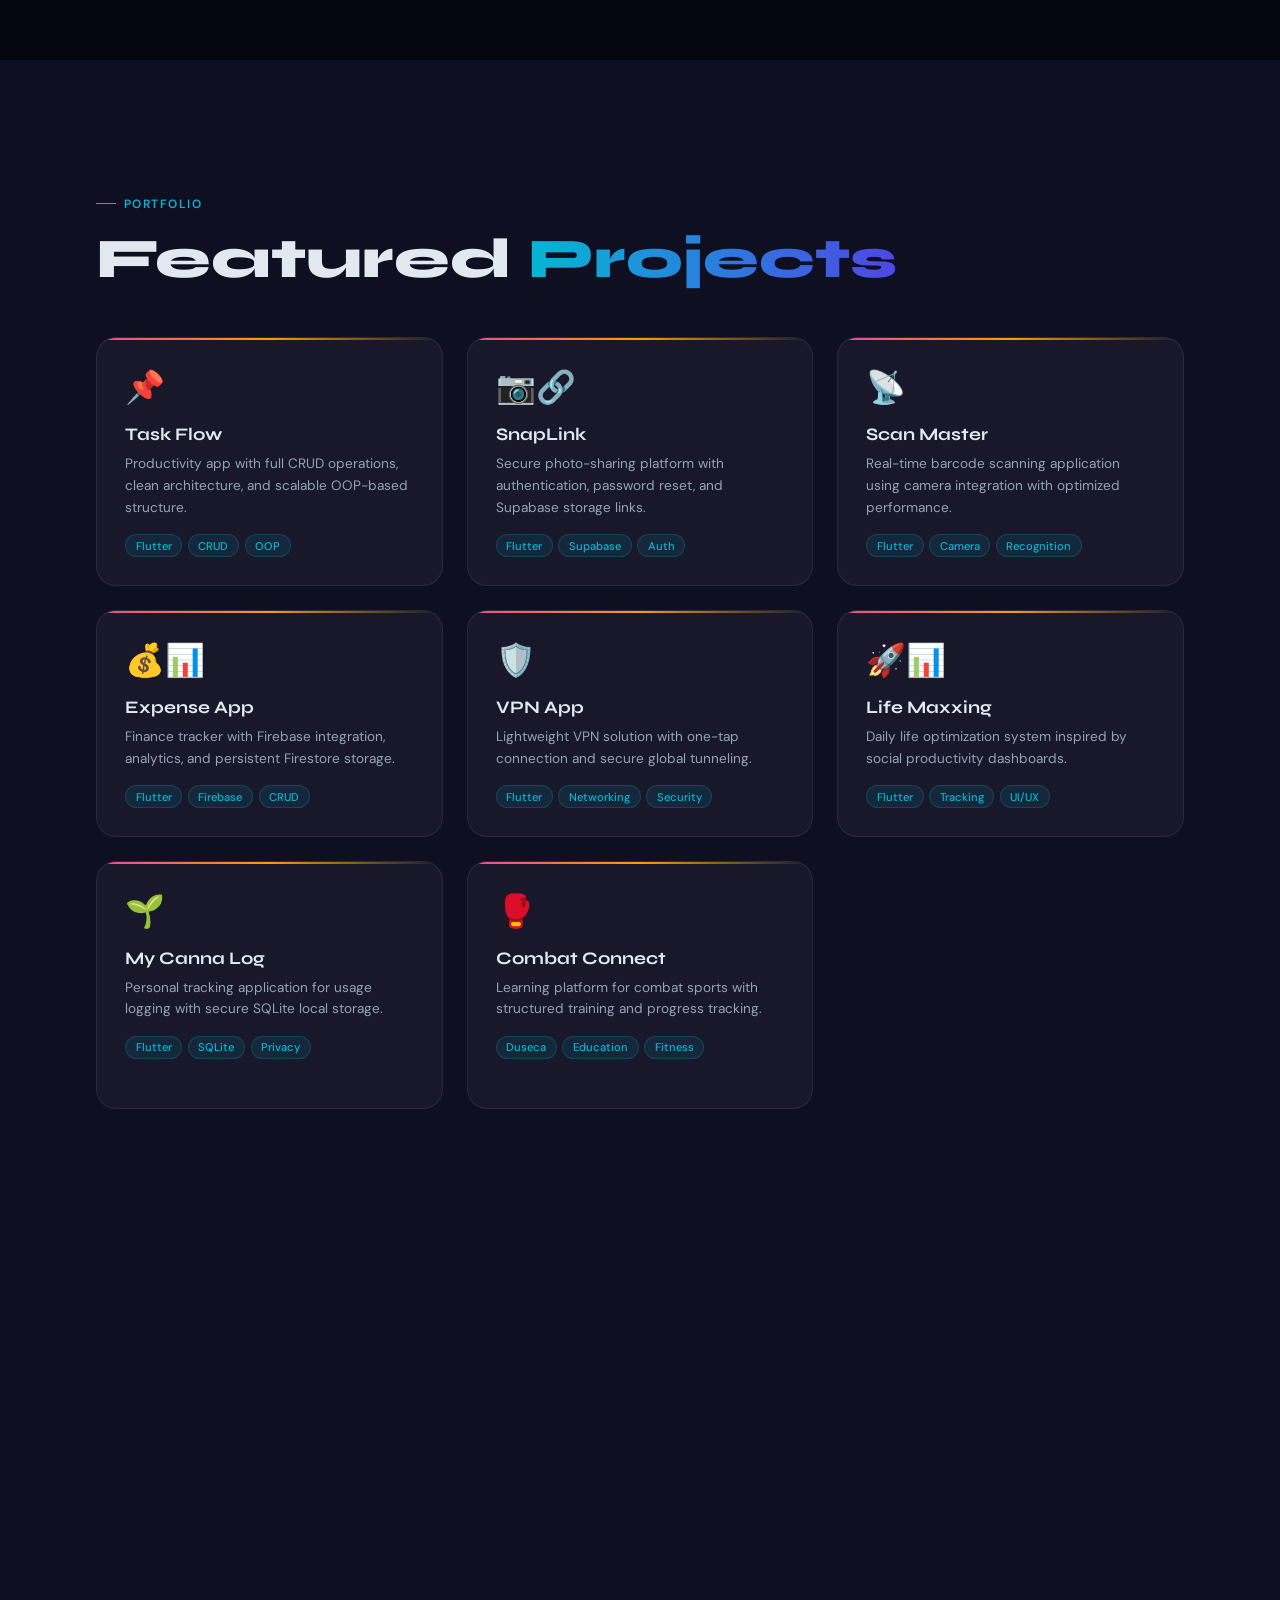
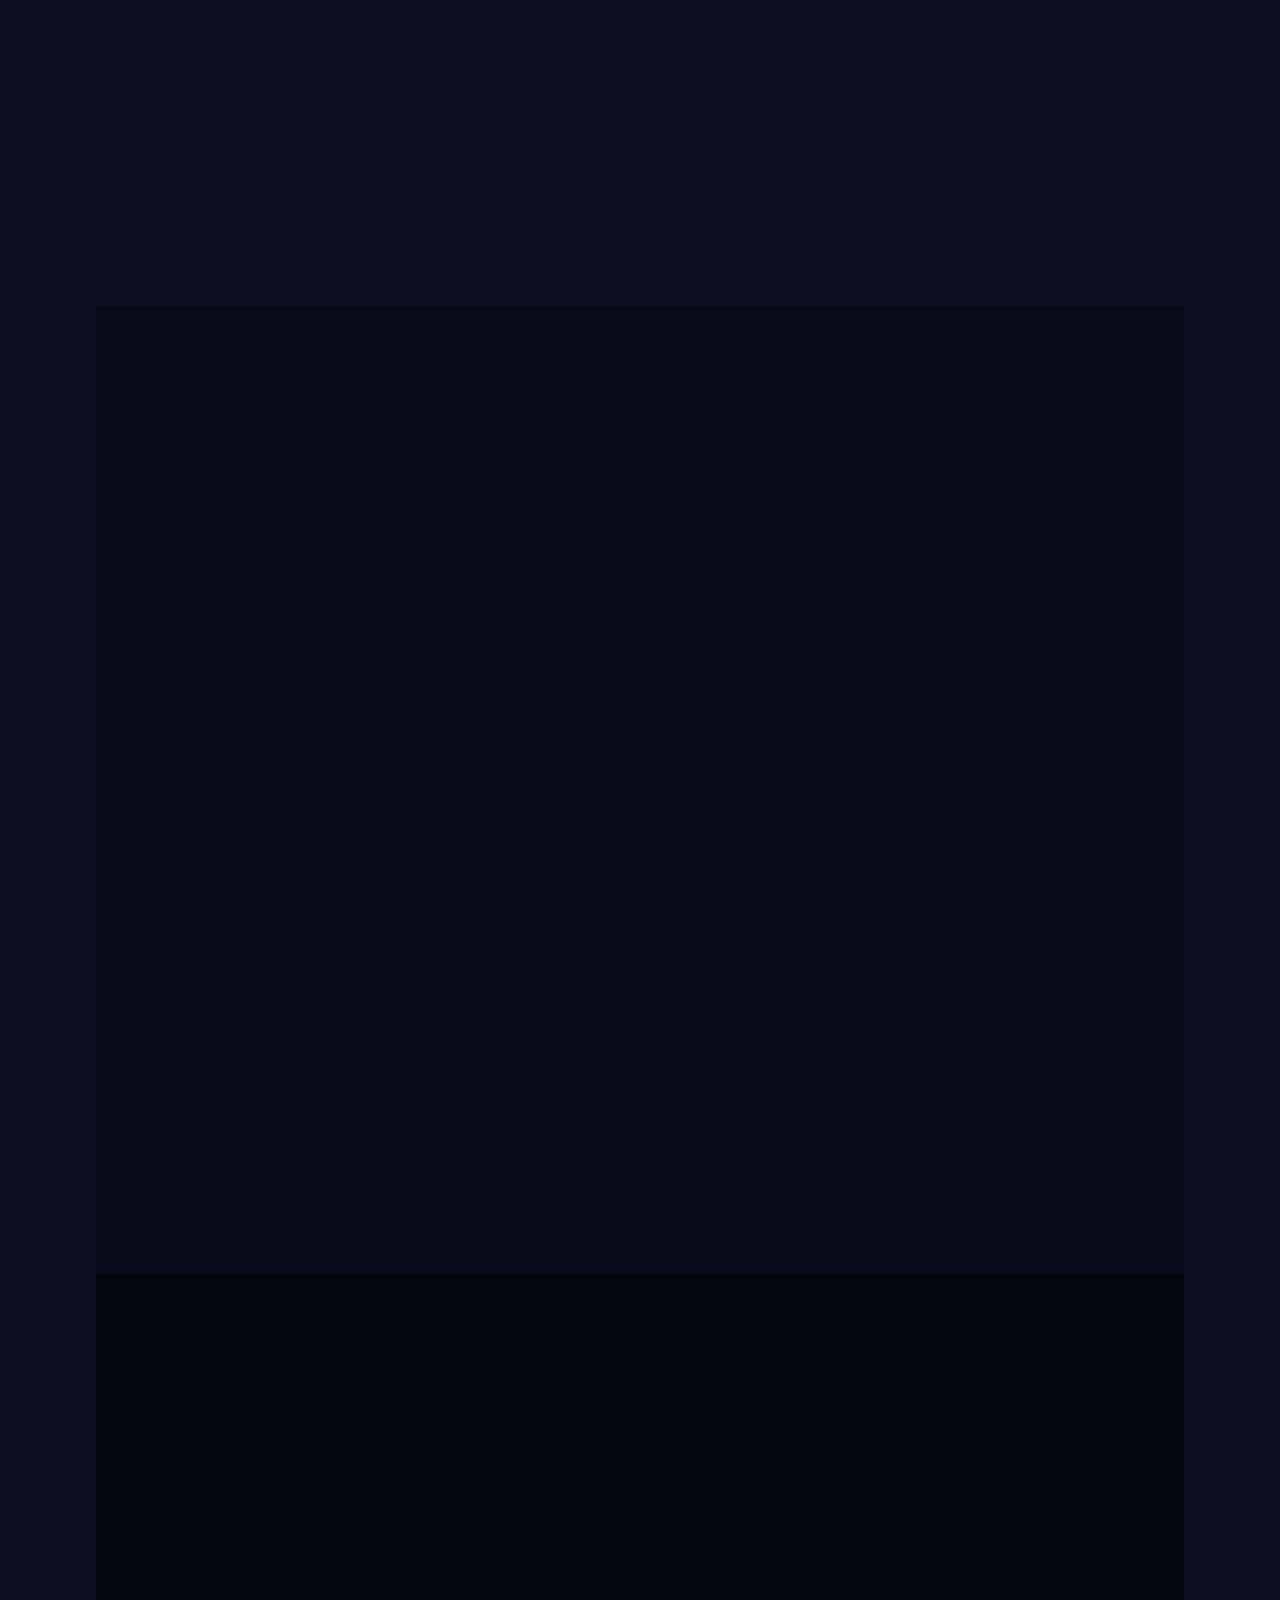
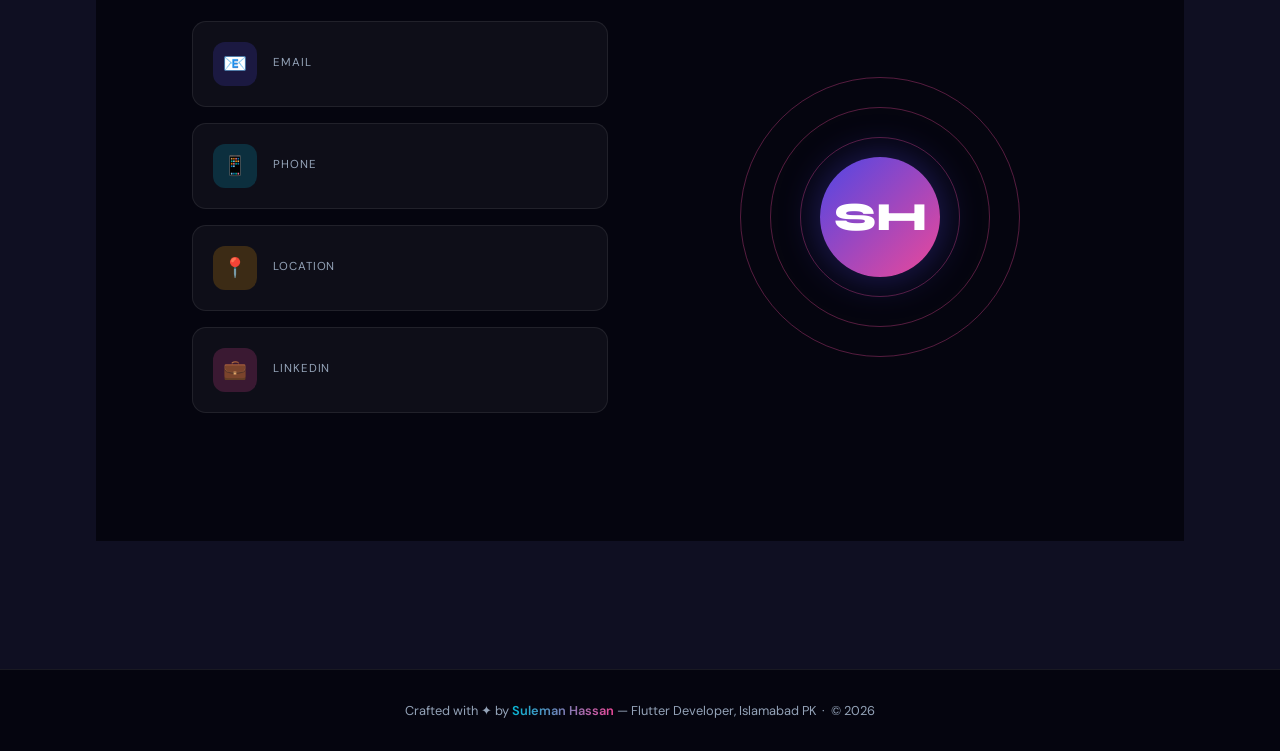
<file: suleman-portfolio.html>
<!DOCTYPE html>
<html lang="en">

<head>
  <meta charset="UTF-8">
  <meta name="viewport" content="width=device-width, initial-scale=1.0">
  <title>Suleman Hassan — Flutter Developer</title>
  <link rel="preconnect" href="https://fonts.googleapis.com">
  <link rel="preconnect" href="https://fonts.gstatic.com" crossorigin>
  <link
    href="https://fonts.googleapis.com/css2?family=Syne:wght@400;500;600;700;800&family=DM+Sans:ital,wght@0,300;0,400;0,500;0,600;1,400&display=swap"
    rel="stylesheet">
  <link rel="stylesheet" href="assets/css/styles.css">
</head>

<body>

  <!-- CURSOR -->
  <div id="cursor-dot"></div>
  <div id="cursor-ring"></div>

  <!-- LOADER -->
  <div id="loader">
    <div class="loader-initials">SH</div>
    <div class="loader-bar-wrap">
      <div class="loader-bar"></div>
    </div>
  </div>

  <!-- PARTICLE CANVAS -->
  <canvas id="particle-canvas"></canvas>

  <!-- NAVBAR -->
  <nav id="navbar">
    <a href="#hero" class="nav-logo">Suleman Hassan</a>
    <ul class="nav-links" id="navLinks">
      <li><a href="#skills">Skills</a></li>
      <li><a href="#experience">Experience</a></li>
      <li><a href="#projects">Projects</a></li>
      <li><a href="#education">Education</a></li>
      <li><a href="#contact">Contact</a></li>
    </ul>
    <div class="nav-toggle" id="navToggle" onclick="toggleNav()">
      <span></span><span></span><span></span>
    </div>
  </nav>

  <main>





    <section id="hero">
      <div class="hero-left reveal from-left">
        <div class="availability-tag">
          <div class="dot"></div>
          Ready to Bring Your Ideas to Life
        </div>
        <h1 class="hero-name">Suleman<br>Hassan</h1>
        <p class="hero-subtitle">Flutter Developer & UI Architect</p>
        <p class="hero-desc">
          I bridge the gap between unrivaled design and clean architecture. Specializing in Flutter, I’ve engineered 30+
          high-performance applications—prioritizing maintainable code, fluid stateful interfaces, and robust backend
          ecosystems. </p>
        <div class="hero-ctas">
          <a href="#contact" class="btn-primary">✦ Hire Me</a>
          <a href="#projects" class="btn-secondary">See My Work →</a>
        </div>
      </div>
      <div class="hero-right reveal from-right">
        <div class="hero-card-wrap intro-pending">
          <div class="hero-glow"></div>
          <div class="spinning-ring"></div>
          <div class="spinning-ring-inner"></div>
          <div class="hero-3d-card">
            <div class="hero-card-spotlight" aria-hidden="true"></div>
            <div class="card-badge"><span class="live-dot"></span>Available for Projects</div>
            <div class="card-avatar">SH</div>
            <div class="card-name">Suleman Hassan</div>
            <div class="card-role">Flutter Developer</div>
            <div class="card-stats">
              <div class="stat-item">
                <div class="stat-num" data-count="3.5" data-suffix="+">0</div>
                <div class="stat-label">Years Exp</div>
              </div>
              <div class="stat-item">
                <div class="stat-num" data-count="30" data-suffix="+">0</div>
                <div class="stat-label">Projects</div>
              </div>
              <div class="stat-item">
                <div class="stat-num" data-count="4">0</div>
                <div class="stat-label">Certs</div>
              </div>
              <div class="stat-item">
                <div class="stat-num">PKT</div>
                <div class="stat-label">Islamabad</div>
              </div>
            </div>
          </div>
          <span class="card-orb o1"></span>
          <span class="card-orb o2"></span>
          <span class="card-orb o3"></span>
        </div>
      </div>
    </section>



    <!-- ========== MARQUEE ========== -->
    <div class="marquee-section">
      <div class="marquee-track" id="marqueeTrack">
        <div class="marquee-item"><span>⬡</span> FreeLancing</div>
        <div class="marquee-item"><span>⬡</span> Flutter</div>
        <div class="marquee-item"><span>⬡</span> Firebase</div>
        <div class="marquee-item"><span>⬡</span> Supabase</div>
        <div class="marquee-item"><span>⬡</span> GetX</div>
        <div class="marquee-item"><span>⬡</span> Figma</div>
        <div class="marquee-item"><span>⬡</span> GitHub</div>
        <div class="marquee-item"><span>⬡</span> REST API</div>
        <div class="marquee-item"><span>⬡</span> Dart</div>
        <div class="marquee-item"><span>⬡</span> Android Studio</div>
        <div class="marquee-item"><span>⬡</span> Xcode</div>
        <div class="marquee-item"><span>⬡</span> Postman</div>
        <div class="marquee-item"><span>⬡</span> Duseca Software</div>
        <div class="marquee-item"><span>⬡</span> EcodeCamp</div>
        <div class="marquee-item"><span>⬡</span> FreeLancing</div>
        <div class="marquee-item"><span>⬡</span> Flutter</div>
        <div class="marquee-item"><span>⬡</span> Firebase</div>
        <div class="marquee-item"><span>⬡</span> Supabase</div>
        <div class="marquee-item"><span>⬡</span> GetX</div>
        <div class="marquee-item"><span>⬡</span> Provider</div>
        <div class="marquee-item"><span>⬡</span> Figma</div>
        <div class="marquee-item"><span>⬡</span> GitHub</div>
        <div class="marquee-item"><span>⬡</span> REST API</div>
        <div class="marquee-item"><span>⬡</span> Dart</div>
        <div class="marquee-item"><span>⬡</span> Android Studio</div>
        <div class="marquee-item"><span>⬡</span> Xcode</div>
        <div class="marquee-item"><span>⬡</span> Postman</div>
        <!-- duplicate for seamless loop -->
        <div class="marquee-item"><span>⬡</span> FreeLancing</div>
        <div class="marquee-item"><span>⬡</span> Flutter</div>
        <div class="marquee-item"><span>⬡</span> Firebase</div>
        <div class="marquee-item"><span>⬡</span> Supabase</div>
        <div class="marquee-item"><span>⬡</span> GetX</div>
        <div class="marquee-item"><span>⬡</span> Figma</div>
        <div class="marquee-item"><span>⬡</span> GitHub</div>
        <div class="marquee-item"><span>⬡</span> REST API</div>
        <div class="marquee-item"><span>⬡</span> Dart</div>
        <div class="marquee-item"><span>⬡</span> Android Studio</div>
        <div class="marquee-item"><span>⬡</span> Xcode</div>
        <div class="marquee-item"><span>⬡</span> Postman</div>
        <div class="marquee-item"><span>⬡</span> Duseca Software</div>
        <div class="marquee-item"><span>⬡</span> EcodeCamp</div>
        <div class="marquee-item"><span>⬡</span> FreeLancing</div>
        <div class="marquee-item"><span>⬡</span> Flutter</div>
        <div class="marquee-item"><span>⬡</span> Firebase</div>
        <div class="marquee-item"><span>⬡</span> Supabase</div>
        <div class="marquee-item"><span>⬡</span> GetX</div>
        <div class="marquee-item"><span>⬡</span> Provider</div>
        <div class="marquee-item"><span>⬡</span> Figma</div>
        <div class="marquee-item"><span>⬡</span> GitHub</div>
        <div class="marquee-item"><span>⬡</span> REST API</div>
        <div class="marquee-item"><span>⬡</span> Dart</div>
        <div class="marquee-item"><span>⬡</span> Android Studio</div>
        <div class="marquee-item"><span>⬡</span> Xcode</div>
        <div class="marquee-item"><span>⬡</span> Postman</div>
      </div>
    </div>

    <!-- ========== SKILLS ========== -->
    <section id="skills">
      <div class="reveal">
        <div class="section-tag">Expertise</div>
        <h2 class="section-title">Skills & <br><span
            style="background:linear-gradient(90deg,var(--cyan),var(--pink));-webkit-background-clip:text;-webkit-text-fill-color:transparent;background-clip:text;">Technologies</span>
          <br>
        </h2>
      </div>

      <div class="skills-grid">
        <div class="reveal">
          <div class="skill-item">
            <div class="skill-info"><span class="skill-name">Flutter / Dart</span><span class="skill-pct">95%</span>
            </div>
            <div class="skill-bar-track">
              <div class="skill-bar-fill c1" data-pct="95"></div>
            </div>
          </div>
          <div class="skill-item">
            <div class="skill-info"><span class="skill-name">Firebase</span><span class="skill-pct">88%</span></div>
            <div class="skill-bar-track">
              <div class="skill-bar-fill c2" data-pct="88"></div>
            </div>
          </div>
          <div class="skill-item">
            <div class="skill-info"><span class="skill-name">State Management</span><span class="skill-pct">90%</span>
            </div>
            <div class="skill-bar-track">
              <div class="skill-bar-fill c3" data-pct="90"></div>
            </div>
          </div>
          <div class="skill-item">
            <div class="skill-info"><span class="skill-name">Supabase</span><span class="skill-pct">82%</span></div>
            <div class="skill-bar-track">
              <div class="skill-bar-fill c4" data-pct="82"></div>
            </div>
          </div>
          <div class="skill-item">
            <div class="skill-info"><span class="skill-name">Time Management</span><span class="skill-pct">80%</span>
            </div>
            <div class="skill-bar-track">
              <div class="skill-bar-fill c1" data-pct="80"></div>
            </div>
          </div>
        </div>
        <div class="reveal">
          <div class="skill-item">
            <div class="skill-info"><span class="skill-name">Integration (REST/API)</span><span
                class="skill-pct">88%</span></div>
            <div class="skill-bar-track">
              <div class="skill-bar-fill c1" data-pct="88"></div>
            </div>
          </div>
          <div class="skill-item">
            <div class="skill-info"><span class="skill-name">Figma → Pixel-Perfect UI</span><span
                class="skill-pct">92%</span></div>
            <div class="skill-bar-track">
              <div class="skill-bar-fill c2" data-pct="92"></div>
            </div>
          </div>
          <div class="skill-item">
            <div class="skill-info"><span class="skill-name">Effective Leadership</span><span
                class="skill-pct">85%</span></div>
            <div class="skill-bar-track">
              <div class="skill-bar-fill c3" data-pct="85"></div>
            </div>
          </div>
          <div class="skill-item">
            <div class="skill-info"><span class="skill-name">Agile / Project Charters</span><span
                class="skill-pct">88%</span></div>
            <div class="skill-bar-track">
              <div class="skill-bar-fill c4" data-pct="88"></div>
            </div>
          </div>
          <div class="skill-item">
            <div class="skill-info"><span class="skill-name">MS SQL / SQLite</span><span class="skill-pct">75%</span>
            </div>
            <div class="skill-bar-track">
              <div class="skill-bar-fill c4" data-pct="75"></div>
            </div>
          </div>
        </div>
      </div>

      <div class="tech-cloud reveal">
        <div class="tech-chip">Flutter</div>
        <div class="tech-chip">Dart</div>
        <div class="tech-chip">Firebase</div>
        <div class="tech-chip">Firestore</div>
        <div class="tech-chip">Supabase</div>
        <div class="tech-chip">GetX</div>
        <div class="tech-chip">REST API</div>
        <div class="tech-chip">Figma</div>
        <div class="tech-chip">Git</div>
        <div class="tech-chip">GitHub</div>
        <div class="tech-chip">Android Studio</div>
        <div class="tech-chip">Xcode</div>
        <div class="tech-chip">VS Code</div>
        <div class="tech-chip">Java</div>
        <div class="tech-chip">C#</div>
        <div class="tech-chip">MS SQL Server</div>
        <div class="tech-chip">SQLite</div>
        <div class="tech-chip">XML</div>
        <div class="tech-chip">Postman</div>
        <div class="tech-chip">Google Console</div>
        <div class="tech-chip">Test Flight</div>
        <div class="tech-chip">Agile / Scrum</div>
        <div class="tech-chip">Localization</div>
        <div class="tech-chip">Cursor AI</div>
        <div class="tech-chip">Loveable AI</div>
      </div>
    </section>

    <!-- ========== EXPERIENCE ========== -->
    <section id="experience">
      <div class="reveal">
        <div class="section-tag">Career</div>
        <h2 class="section-title">Work <span
            style="background:linear-gradient(90deg,var(--pink),var(--amber));-webkit-background-clip:text;-webkit-text-fill-color:transparent;background-clip:text;">Experience</span>
        </h2>
      </div>

      <div class="timeline">

        <div class="timeline-item reveal">
          <div class="timeline-dot"></div>
          <div class="exp-card">
            <div class="exp-header">
              <div>
                <div class="exp-title">Mid-Level Flutter Developer</div>
                <div class="exp-company">Freelance</div>
              </div>
              <div class="exp-meta">
                <div class="exp-dates">Jan 2023 – Present</div>
                <div class="exp-location">📍 Islamabad, PK</div>
              </div>
            </div>
            <ul class="exp-bullets">
              <li>Currently working as a Mid-level Flutter Developer handling full development lifecycle</li>
              <li>Handling requirement analysis, UI implementation, state management, custom widget creation</li>
              <li>Testing and deployment support for 30+ mobile application projects</li>
            </ul>
            <div class="badge-chips">
              <span class="badge-chip">Flutter</span>
              <span class="badge-chip">Dart</span>
              <span class="badge-chip">Full Lifecycle</span>
              <span class="badge-chip">30+ Projects</span>
            </div>
          </div>
        </div>

        <div class="timeline-item reveal">
          <div class="timeline-dot"></div>
          <div class="exp-card">
            <div class="exp-header">
              <div>
                <div class="exp-title">Flutter Developer</div>
                <div class="exp-company">Descua Software</div>
              </div>
              <div class="exp-meta">
                <div class="exp-dates">Aug 2024 – Aug 2025</div>
                <div class="exp-location">📍 Rawalpindi, PK</div>
              </div>
            </div>
            <ul class="exp-bullets">
              <li>Developed mobile applications using Flutter at a software development company</li>
              <li>Utilized best practices for mobile architecture and performance tuning</li>
            </ul>
            <div class="badge-chips">
              <span class="badge-chip">Flutter</span>
              <span class="badge-chip">Architecture</span>
              <span class="badge-chip">Performance</span>
            </div>
          </div>
        </div>

        <div class="timeline-item reveal">
          <div class="timeline-dot"></div>
          <div class="exp-card">
            <div class="exp-header">
              <div>
                <div class="exp-title">Flutter Intern</div>
                <div class="exp-company">EcodeCamp</div>
              </div>
              <div class="exp-meta">
                <div class="exp-dates">May 2023 – Aug 2023</div>
                <div class="exp-location">📍 Rawalpindi, PK</div>
              </div>
            </div>
            <ul class="exp-bullets">
              <li>Completed an internship focused on Flutter development</li>
              <li>Participated in the development of mobile applications</li>
            </ul>
            <div class="badge-chips">
              <span class="badge-chip">Flutter</span>
              <span class="badge-chip">Mobile Apps</span>
              <span class="badge-chip">Internship</span>
            </div>
          </div>
        </div>

        <div class="timeline-item reveal">
          <div class="timeline-dot"></div>
          <div class="exp-card">
            <div class="exp-header">
              <div>
                <div class="exp-title">Android App Developer</div>
                <div class="exp-company">FreeLancing</div>
              </div>
              <div class="exp-meta">
                <div class="exp-dates">May 2022 – Jan 2023</div>
                <div class="exp-location">📍 Rawalpindi, PK</div>
              </div>
            </div>
            <ul class="exp-bullets">
              <li>Worked on Android app development as a freelancer</li>
              <li>Involved in multiple stages of application development</li>
            </ul>
            <div class="badge-chips">
              <span class="badge-chip">Android</span>
              <span class="badge-chip">Java</span>
              <span class="badge-chip">Freelance</span>
            </div>
          </div>
        </div>

      </div>
    </section>

    <!-- ========== PROJECTS ========== -->
    <section id="projects">
      <div class="reveal">
        <div class="section-tag">Portfolio</div>
        <h2 class="section-title">Featured <span
            style="background:linear-gradient(90deg,var(--cyan),var(--indigo));-webkit-background-clip:text;-webkit-text-fill-color:transparent;background-clip:text;">Projects</span>
        </h2>
      </div>
      <div class="projects-wrap">
        <div class="projects-grid">

          <div class="project-card reveal">
            <div class="proj-emoji">📌</div>
            <div class="proj-name">Task Flow</div>
            <div class="proj-desc">Productivity app with full CRUD operations, clean architecture, and scalable
              OOP-based structure.</div>
            <div class="proj-tags">
              <span class="proj-tag">Flutter</span>
              <span class="proj-tag">CRUD</span>
              <span class="proj-tag">OOP</span>
            </div>
          </div>

          <div class="project-card reveal">
            <div class="proj-emoji">📷🔗</div>
            <div class="proj-name">SnapLink</div>
            <div class="proj-desc">Secure photo-sharing platform with authentication, password reset, and Supabase
              storage links.</div>
            <div class="proj-tags">
              <span class="proj-tag">Flutter</span>
              <span class="proj-tag">Supabase</span>
              <span class="proj-tag">Auth</span>
            </div>
          </div>

          <div class="project-card reveal">
            <div class="proj-emoji">📡</div>
            <div class="proj-name">Scan Master</div>
            <div class="proj-desc">Real-time barcode scanning application using camera integration with optimized
              performance.</div>
            <div class="proj-tags">
              <span class="proj-tag">Flutter</span>
              <span class="proj-tag">Camera</span>
              <span class="proj-tag">Recognition</span>
            </div>
          </div>

          <div class="project-card reveal">
            <div class="proj-emoji">💰📊</div>
            <div class="proj-name">Expense App</div>
            <div class="proj-desc">Finance tracker with Firebase integration, analytics, and persistent Firestore
              storage.</div>
            <div class="proj-tags">
              <span class="proj-tag">Flutter</span>
              <span class="proj-tag">Firebase</span>
              <span class="proj-tag">CRUD</span>
            </div>
          </div>

          <div class="project-card reveal">
            <div class="proj-emoji">🛡️</div>
            <div class="proj-name">VPN App</div>
            <div class="proj-desc">Lightweight VPN solution with one-tap connection and secure global tunneling.</div>
            <div class="proj-tags">
              <span class="proj-tag">Flutter</span>
              <span class="proj-tag">Networking</span>
              <span class="proj-tag">Security</span>
            </div>
          </div>

          <div class="project-card reveal">
            <div class="proj-emoji">🚀📊</div>
            <div class="proj-name">Life Maxxing</div>
            <div class="proj-desc">Daily life optimization system inspired by social productivity dashboards.</div>
            <div class="proj-tags">
              <span class="proj-tag">Flutter</span>
              <span class="proj-tag">Tracking</span>
              <span class="proj-tag">UI/UX</span>
            </div>
          </div>

          <div class="project-card reveal">
            <div class="proj-emoji">🌱</div>
            <div class="proj-name">My Canna Log</div>
            <div class="proj-desc">Personal tracking application for usage logging with secure SQLite local storage.
            </div>
            <div class="proj-tags">
              <span class="proj-tag">Flutter</span>
              <span class="proj-tag">SQLite</span>
              <span class="proj-tag">Privacy</span>
            </div>
          </div>

          <div class="project-card reveal">
            <div class="proj-emoji">🥊</div>
            <div class="proj-name">Combat Connect</div>
            <div class="proj-desc">Learning platform for combat sports with structured training and progress tracking.
            </div>
            <div class="proj-tags">
              <span class="proj-tag">Duseca</span>
              <span class="proj-tag">Education</span>
              <span class="proj-tag">Fitness</span>
            </div>
          </div>

          <div class="project-card reveal">
            <div class="proj-emoji">🗣️⚖️</div>
            <div class="proj-name">True Debate</div>
            <div class="proj-desc">Interactive platform for structured arguments and community topic discussions.</div>
            <div class="proj-tags">
              <span class="proj-tag">Duseca</span>
              <span class="proj-tag">Social</span>
              <span class="proj-tag">Realtime</span>
            </div>
          </div>

          <div class="project-card reveal">
            <div class="proj-emoji">💳📈</div>
            <div class="proj-name">Credit Pathway</div>
            <div class="proj-desc">Financial workflow system concept for structured credit tracking and progression.
            </div>
            <div class="proj-tags">
              <span class="proj-tag">Finance</span>
              <span class="proj-tag">Workflow</span>
              <span class="proj-tag">System</span>
            </div>
          </div>

          <div class="project-card reveal">
            <div class="proj-emoji">📦⚙️</div>
            <div class="proj-name">DESS</div>
            <div class="proj-desc">Modular utility management system for HR organization and task handling.</div>
            <div class="proj-tags">
              <span class="proj-tag">Flutter</span>
              <span class="proj-tag">Backend</span>
              <span class="proj-tag">Modular</span>
            </div>
          </div>

          <div class="project-card reveal">
            <div class="proj-emoji">🏠✨</div>
            <div class="proj-name">Home Decor App</div>
            <div class="proj-desc">E-commerce application for interior design, featuring high-quality product
              visualization.</div>
            <div class="proj-tags">
              <span class="proj-tag">Flutter</span>
              <span class="proj-tag">E-commerce</span>
              <span class="proj-tag">UI/UX</span>
            </div>
          </div>

          <div class="project-card reveal">
            <div class="proj-emoji">❄️⌚</div>
            <div class="proj-name">IceWatch</div>
            <div class="proj-desc">Specialized monitoring application with real-time updates and notification systems.
            </div>
            <div class="proj-tags">
              <span class="proj-tag">Flutter</span>
              <span class="proj-tag">API</span>
              <span class="proj-tag">Monitoring</span>
            </div>
          </div>

          <div class="project-card reveal">
            <div class="proj-emoji">🏆🏏</div>
            <div class="proj-name">LineUp Fantasy</div>
            <div class="proj-desc">Fantasy sports platform with complex team creation logic and real-world performance
              tracking.</div>
            <div class="proj-tags">
              <span class="proj-tag">Flutter</span>
              <span class="proj-tag">Fantasy</span>
              <span class="proj-tag">Logic</span>
            </div>
          </div>

          <div class="project-card reveal">
            <div class="proj-emoji">🏗️</div>
            <div class="proj-name">Build Pro</div>
            <div class="proj-desc">Construction management tool for tracking material orders and site schedules.</div>
            <div class="proj-tags">
              <span class="proj-tag">Duseca</span>
              <span class="proj-tag">Management</span>
              <span class="proj-tag">Enterprise</span>
            </div>
          </div>

          <div class="project-card reveal">
            <div class="proj-emoji">🧾📍</div>
            <div class="proj-name">Service Tracker</div>
            <div class="proj-desc">Service management system for tracking requests and workflow statuses for mechanics.
            </div>
            <div class="proj-tags">
              <span class="proj-tag">Flutter</span>
              <span class="proj-tag">System Design</span>
              <span class="proj-tag">Tracking</span>
            </div>
          </div>

          <div class="project-card reveal">
            <div class="proj-emoji">♟️👑</div>
            <div class="proj-name">Top Chess</div>
            <div class="proj-desc">Chess-based brand application focusing on strategy and game logic visualization.
            </div>
            <div class="proj-tags">
              <span class="proj-tag">Flutter</span>
              <span class="proj-tag">Gaming</span>
              <span class="proj-tag">Strategy</span>
            </div>
          </div>

          <div class="project-card reveal">
            <div class="proj-emoji">📅</div>
            <div class="proj-name">AMS System</div>
            <div class="proj-desc">Digital attendance tracking system with reporting and structured data management.
            </div>
            <div class="proj-tags">
              <span class="proj-tag">Flutter</span>
              <span class="proj-tag">Admin Panel</span>
              <span class="proj-tag">Database</span>
            </div>
          </div>

        </div>
      </div>

      <!-- ========== EDUCATION ========== -->
      <section id="education">
        <div class="reveal">
          <div class="section-tag">Academic</div>
          <h2 class="section-title">Education & <span
              style="background:linear-gradient(90deg,var(--amber),var(--pink));-webkit-background-clip:text;-webkit-text-fill-color:transparent;background-clip:text;">Certification</span>
          </h2>
        </div>

        <div class="edu-grid">
          <div class="edu-card reveal">
            <div class="edu-icon">🎓</div>
            <div class="edu-degree">Bachelor of Science in Computer Science</div>
            <div class="edu-inst">University of Pir Mehr Ali Shah Arid Agriculture</div>
            <div class="edu-meta">
              <span>📅 Oct 2018 – Oct 2023</span>
              <span>📍 Rawalpindi, PK</span>
            </div>
          </div>

          <div class="edu-card reveal">
            <div class="edu-icon">📚</div>
            <div class="edu-degree">Intermediate (ICS)</div>
            <div class="edu-inst">Punjab Group of Colleges</div>
            <div class="edu-meta">
              <span>📅 Jan 2017 – Jan 2018</span>
              <span>📍 Islamabad, PK</span>
            </div>
          </div>
        </div>

        <div style="margin-top:2.5rem;" class="reveal">
          <h3 style="font-family:var(--font-h);font-size:1.3rem;font-weight:700;margin-bottom:1.25rem;">Certifications
          </h3>
          <div class="certs-grid">
            <div class="cert-card">
              <div class="cert-name">Loveable AI</div>
              <div class="cert-org">Udemy</div>
              <div class="cert-date">July 2025</div>
            </div>
            <div class="cert-card">
              <div class="cert-name">Agile Project Management</div>
              <div class="cert-org">Hp-Life</div>
              <div class="cert-date">June 2025</div>
            </div>
            <div class="cert-card">
              <div class="cert-name">Effective Leadership</div>
              <div class="cert-org">Hp-Life</div>
              <div class="cert-date">August 2025</div>
            </div>
            <div class="cert-card">
              <div class="cert-name">Project Charters (Google Docs)</div>
              <div class="cert-org">Coursera</div>
              <div class="cert-date">August 2024</div>
            </div>
          </div>
        </div>
      </section>

      <!-- ========== CONTACT ========== -->
      <section id="contact">
        <div class="reveal">
          <div class="section-tag">Let's Connect</div>
          <h2 class="section-title">Get In <span
              style="background:linear-gradient(90deg,var(--pink),var(--cyan));-webkit-background-clip:text;-webkit-text-fill-color:transparent;background-clip:text;">Touch</span>
          </h2>
          <p style="color:var(--muted);max-width:480px;line-height:1.7;margin-bottom:0;">Open to new Flutter
            opportunities, collaborations, and freelance projects. Let's build something great together.</p>
        </div>

        <div class="contact-wrap">
          <div class="contact-cards reveal from-left">
            <a href="mailto:mesulemanhassan899@gmail.com" class="contact-card">
              <div class="contact-icon email">📧</div>
              <div>
                <div class="contact-label">Email</div>
                <!-- <div class="contact-value">mesulemanhassan899@gmail.com</div> -->
              </div>
            </a>
            <a href="tel:+923369360702" class="contact-card">
              <div class="contact-icon phone">📱</div>
              <div>
                <div class="contact-label">Phone</div>
                <!-- <div class="contact-value">0336 9360702</div> -->
              </div>
            </a>
            <div class="contact-card">
              <div class="contact-icon loc">📍</div>
              <div>
                <div class="contact-label">Location</div>
                <!-- <div class="contact-value">Islamabad, Pakistan</div> -->
              </div>
            </div>
            <a href="https://www.linkedin.com/in/suleman-hassan-0b42781a6" target="_blank" class="contact-card">
              <div class="contact-icon avail">💼</div>
              <div>
                <div class="contact-label">LinkedIn</div>
                <!-- <div class="contact-value">suleman-hassan-0b42781a6</div> -->
              </div>
            </a>
          </div>

          <div class="contact-avatar-wrap reveal from-right">
            <div class="ripple-ring"></div>
            <div class="ripple-ring"></div>
            <div class="ripple-ring"></div>
            <div class="contact-big-avatar">SH</div>
          </div>
        </div>
      </section>

  </main>

  <footer>
    <p>Crafted with ✦ by <span>Suleman Hassan</span> — Flutter Developer, Islamabad PK &nbsp;·&nbsp; © 2026</p>
  </footer>

  <!-- ============================================================
   JAVASCRIPT
============================================================ -->
  <script src="assets/js/main.js" defer></script>
</body>

</html>
</file>
<file: assets/css/styles.css>
/* ============================================================
   CSS VARIABLES & RESET
============================================================ */
:root {
  --indigo: #4f46e5;
  --pink: #ec4899;
  --cyan: #06b6d4;
  --amber: #f59e0b;
  --bg: #05050f;
  --bg2: #0a0a1a;
  --bg3: #0f0f22;
  --glass: rgba(255, 255, 255, 0.04);
  --glass-b: rgba(255, 255, 255, 0.08);
  --text: #e2e8f0;
  --muted: #94a3b8;
  --border: rgba(255, 255, 255, 0.08);
  --font-h: 'Syne', sans-serif;
  --font-b: 'DM Sans', sans-serif;
}

*,
*::before,
*::after {
  box-sizing: border-box;
  margin: 0;
  padding: 0;
}

html {
  scroll-behavior: smooth;
  -webkit-text-size-adjust: 100%;
}

body {
  font-family: var(--font-b);
  background: var(--bg);
  color: var(--text);
  overflow-x: hidden;
  cursor: auto;
}

main,
section,
div,
p,
h1,
h2,
h3,
li,
a,
span {
  overflow-wrap: anywhere;
  word-break: normal;
}

/* ============================================================
   SCROLLBAR
============================================================ */
::-webkit-scrollbar {
  width: 5px;
}

::-webkit-scrollbar-track {
  background: var(--bg);
}

::-webkit-scrollbar-thumb {
  background: linear-gradient(var(--indigo), var(--pink));
  border-radius: 4px;
}

/* ============================================================
   NOISE TEXTURE OVERLAY
============================================================ */
body::before {
  content: '';
  position: fixed;
  inset: 0;
  background-image: url("data:image/svg+xml,%3Csvg viewBox='0 0 256 256' xmlns='http://www.w3.org/2000/svg'%3E%3Cfilter id='noise'%3E%3CfeTurbulence type='fractalNoise' baseFrequency='0.9' numOctaves='4' stitchTiles='stitch'/%3E%3C/filter%3E%3Crect width='100%25' height='100%25' filter='url(%23noise)' opacity='0.04'/%3E%3C/svg%3E");
  pointer-events: none;
  z-index: 1000;
  opacity: 0.4;
}

/* ============================================================
   CUSTOM CURSOR
============================================================ */
#cursor-dot {
  position: fixed;
  top: 0;
  left: 0;
  width: 8px;
  height: 8px;
  background: var(--cyan);
  border-radius: 50%;
  pointer-events: none;
  z-index: 9999;
  transform: translate(-50%, -50%);
  box-shadow: 0 0 12px var(--cyan), 0 0 24px var(--cyan);
  transition: transform 0.05s, background 0.2s;
  display: none;
}

#cursor-ring {
  position: fixed;
  top: 0;
  left: 0;
  width: 36px;
  height: 36px;
  border: 1.5px solid rgba(6, 182, 212, 0.5);
  border-radius: 50%;
  pointer-events: none;
  z-index: 9998;
  transform: translate(-50%, -50%);
  transition: all 0.15s ease-out;
  display: none;
}

@media (hover: hover) and (pointer: fine) {
  body {
    cursor: none;
  }

  #cursor-dot,
  #cursor-ring {
    display: block;
  }

  .nav-toggle,
  .btn-primary,
  .btn-secondary {
    cursor: none;
  }
}

/* ============================================================
   LOADING SCREEN
============================================================ */
#loader {
  position: fixed;
  inset: 0;
  background: var(--bg);
  display: flex;
  flex-direction: column;
  align-items: center;
  justify-content: center;
  z-index: 9990;
  transition: opacity 0.6s ease, visibility 0.6s ease;
}

#loader.hidden {
  opacity: 0;
  visibility: hidden;
}

.loader-initials {
  font-family: var(--font-h);
  font-size: clamp(4rem, 10vw, 7rem);
  font-weight: 800;
  background: linear-gradient(135deg, var(--indigo), var(--pink), var(--cyan), var(--amber));
  background-size: 300%;
  -webkit-background-clip: text;
  -webkit-text-fill-color: transparent;
  background-clip: text;
  animation: shimmer 2s linear infinite;
  letter-spacing: -2px;
}

.loader-bar-wrap {
  width: 200px;
  height: 6px;
  background: rgba(255, 255, 255, 0.08);
  border-radius: 10px;
  margin-top: 2rem;
  overflow: hidden;
  box-shadow: inset 0 0 0 1px rgba(255, 255, 255, 0.08), 0 0 14px rgba(79, 70, 229, 0.15);
}

.loader-bar {
  width: 0%;
  height: 100%;
  background: linear-gradient(90deg, #4f46e5 0%, #6a5cff 30%, #7f56ff 52%, #3bb7ff 82%, #4fd6f9 100%);
  background-size: 220% 100%;
  border-radius: 10px;
  position: relative;
  box-shadow: 0 0 16px rgba(79, 70, 229, 0.45), 0 0 22px rgba(6, 182, 212, 0.35);
  animation: loadprogress 2s cubic-bezier(.22, .61, .36, 1) forwards, loaderGradientFlow 1.1s linear infinite, loaderGlowPulse 0.95s ease-in-out infinite;
}

.loader-bar::after {
  content: '';
  position: absolute;
  top: 0;
  left: -40%;
  width: 40%;
  height: 100%;
  background: linear-gradient(90deg, transparent, rgba(255, 255, 255, 0.9), transparent);
  filter: blur(0.4px);
  animation: loaderShine 1s ease-in-out infinite;
}

@keyframes loadprogress {
  from {
    width: 0%;
  }

  to {
    width: 100%;
  }
}

@keyframes loaderGradientFlow {
  0% {
    background-position: 0% 50%;
  }

  100% {
    background-position: 220% 50%;
  }
}

@keyframes loaderShine {
  0% {
    left: -40%;
    opacity: 0.35;
  }

  40% {
    opacity: 1;
  }

  100% {
    left: 110%;
    opacity: 0.2;
  }
}

@keyframes loaderGlowPulse {

  0%,
  100% {
    filter: brightness(1);
  }

  50% {
    filter: brightness(1.18);
  }
}

/* ============================================================
   PARTICLE CANVAS
============================================================ */
#particle-canvas {
  position: fixed;
  inset: 0;
  z-index: 0;
  pointer-events: none;
}

/* ============================================================
   NAVBAR
============================================================ */
nav {
  position: fixed;
  top: 0;
  left: 0;
  right: 0;
  z-index: 500;
  padding: 0 clamp(1.5rem, 5vw, 4rem);
  height: 70px;
  display: flex;
  align-items: center;
  justify-content: space-between;
  background: rgba(5, 5, 15, 0.6);
  backdrop-filter: blur(20px);
  -webkit-backdrop-filter: blur(20px);
  border-bottom: 1px solid var(--border);
  transform: translateY(-100%);
  animation: slideDown 0.6s 2.2s ease forwards;
}

@keyframes slideDown {
  to {
    transform: translateY(0);
  }
}

.nav-logo {
  font-family: var(--font-h);
  font-weight: 800;
  font-size: 1.3rem;
  background: linear-gradient(90deg, var(--cyan), var(--pink));
  -webkit-background-clip: text;
  -webkit-text-fill-color: transparent;
  background-clip: text;
  text-decoration: none;
}

.nav-links {
  display: flex;
  gap: 2rem;
  list-style: none;
}

.nav-links a {
  font-family: var(--font-b);
  font-size: 0.875rem;
  font-weight: 500;
  color: var(--muted);
  text-decoration: none;
  position: relative;
  padding-bottom: 2px;
  transition: color 0.2s;
}

.nav-links a::after {
  content: '';
  position: absolute;
  bottom: 0;
  left: 0;
  width: 0;
  height: 1.5px;
  background: linear-gradient(90deg, var(--cyan), var(--pink));
  transition: width 0.3s ease;
}

.nav-links a:hover {
  color: var(--text);
}

.nav-links a:hover::after {
  width: 100%;
}

.nav-toggle {
  display: none;
  flex-direction: column;
  gap: 5px;
  cursor: none;
}

.nav-toggle span {
  width: 24px;
  height: 2px;
  background: var(--text);
  border-radius: 2px;
  transition: all 0.3s;
}

/* ============================================================
   WRAPPER / SECTIONS
============================================================ */
main {
  position: relative;
  z-index: 10;
}

section {
  padding: clamp(5rem, 10vw, 8rem) clamp(1.5rem, 8vw, 6rem);
}

.section-tag {
  display: inline-flex;
  align-items: center;
  gap: 0.5rem;
  font-family: var(--font-b);
  font-size: 0.75rem;
  font-weight: 600;
  letter-spacing: 0.12em;
  text-transform: uppercase;
  color: var(--cyan);
  margin-bottom: 1rem;
}

.section-tag::before {
  content: '';
  width: 20px;
  height: 1.5px;
  background: var(--cyan);
}

.section-title {
  font-family: var(--font-h);
  font-size: clamp(2rem, 5vw, 3.5rem);
  font-weight: 800;
  line-height: 1.1;
  margin-bottom: 1rem;
}

/* ============================================================
   SCROLL REVEAL
============================================================ */
.reveal {
  opacity: 0;
  transform: translateY(40px);
  transition: opacity 0.7s ease, transform 0.7s ease;
}

.reveal.from-left {
  transform: translateX(-50px);
}

.reveal.from-right {
  transform: translateX(50px);
}

.reveal.visible {
  opacity: 1;
  transform: none;
}

/* ============================================================
   SHIMMER ANIMATION
============================================================ */
@keyframes shimmer {
  0% {
    background-position: 0% 50%;
  }

  100% {
    background-position: 300% 50%;
  }
}

/* ============================================================
   HERO SECTION
============================================================ */
#hero {
  min-height: 100vh;
  display: flex;
  align-items: center;
  padding-top: 100px;
  gap: 4rem;
}

.hero-left {
  flex: 1;
}

.hero-right {
  flex: 0 0 380px;
  display: flex;
  justify-content: center;
  max-width: 100%;
}

.availability-tag {
  display: inline-flex;
  align-items: center;
  gap: 0.5rem;
  background: rgba(6, 182, 212, 0.1);
  border: 1px solid rgba(6, 182, 212, 0.3);
  border-radius: 100px;
  padding: 0.4rem 1rem;
  font-size: 0.8rem;
  font-weight: 500;
  color: var(--cyan);
  margin-bottom: 1.5rem;
}

.availability-tag .dot {
  width: 7px;
  height: 7px;
  background: var(--cyan);
  border-radius: 50%;
  animation: pulse-dot 2s ease-in-out infinite;
}

@keyframes pulse-dot {

  0%,
  100% {
    box-shadow: 0 0 0 0 rgba(6, 182, 212, 0.4);
  }

  50% {
    box-shadow: 0 0 0 6px rgba(6, 182, 212, 0);
  }
}

.hero-name {
  font-family: var(--font-h);
  font-size: clamp(3rem, 8vw, 6rem);
  font-weight: 800;
  line-height: 1;
  margin-bottom: 0.5rem;
  background: linear-gradient(135deg, #fff 0%, var(--cyan) 30%, var(--pink) 60%, var(--amber) 100%);
  background-size: 300%;
  -webkit-background-clip: text;
  -webkit-text-fill-color: transparent;
  background-clip: text;
  animation: shimmer 4s linear infinite;
}

.hero-subtitle {
  font-size: clamp(1.1rem, 2.5vw, 1.5rem);
  color: var(--muted);
  font-weight: 400;
  margin-bottom: 0.8rem;
}

.hero-desc {
  font-size: 1rem;
  color: var(--muted);
  line-height: 1.7;
  max-width: 520px;
  margin-bottom: 2rem;
}

.hero-ctas {
  display: flex;
  gap: 1rem;
  flex-wrap: wrap;
}

.btn-primary {
  display: inline-flex;
  align-items: center;
  gap: 0.5rem;
  padding: 0.85rem 1.8rem;
  background: linear-gradient(135deg, var(--indigo), var(--pink));
  color: #fff;
  border: none;
  border-radius: 10px;
  font-family: var(--font-b);
  font-size: 0.9rem;
  font-weight: 600;
  cursor: none;
  text-decoration: none;
  transition: transform 0.2s, box-shadow 0.2s;
  box-shadow: 0 4px 20px rgba(79, 70, 229, 0.4);
}

.btn-primary:hover {
  transform: translateY(-2px);
  box-shadow: 0 8px 30px rgba(236, 72, 153, 0.4);
}

.btn-secondary {
  display: inline-flex;
  align-items: center;
  gap: 0.5rem;
  padding: 0.85rem 1.8rem;
  background: transparent;
  color: var(--text);
  border: 1px solid var(--border);
  border-radius: 10px;
  font-family: var(--font-b);
  font-size: 0.9rem;
  font-weight: 600;
  cursor: none;
  text-decoration: none;
  transition: border-color 0.2s, background 0.2s, transform 0.2s;
}

.btn-secondary:hover {
  border-color: var(--cyan);
  background: rgba(6, 182, 212, 0.05);
  transform: translateY(-2px);
}

/* 3D floating card */
.hero-card-wrap {
  perspective: 800px;
  position: relative;
  display: flex;
  align-items: center;
  justify-content: center;
  width: 320px;
  height: 380px;
  max-width: 100%;
}

.hero-card-wrap:hover .spinning-ring {
  animation-duration: 6s;
  border-color: rgba(6, 182, 212, 0.5);
}

.hero-card-wrap:hover .spinning-ring-inner {
  animation-duration: 4.5s;
  border-color: rgba(236, 72, 153, 0.4);
}

.hero-card-wrap::before {
  content: '';
  position: absolute;
  width: 300px;
  height: 300px;
  border-radius: 50%;
  background: radial-gradient(circle, rgba(236, 72, 153, 0.2) 0%, rgba(79, 70, 229, 0.08) 45%, transparent 70%);
  filter: blur(16px);
  animation: haloPulse 5s ease-in-out infinite;
  z-index: 0;
}

.hero-glow {
  position: absolute;
  width: 200px;
  height: 200px;
  border-radius: 50%;
  background: radial-gradient(circle, rgba(79, 70, 229, 0.5) 0%, transparent 70%);
  animation: floatGlow 4s ease-in-out infinite;
  filter: blur(30px);
}

@keyframes floatGlow {

  0%,
  100% {
    transform: translateY(0) scale(1);
  }

  50% {
    transform: translateY(-20px) scale(1.1);
  }
}

.spinning-ring {
  position: absolute;
  width: 280px;
  height: 280px;
  border: 2px dashed rgba(6, 182, 212, 0.3);
  border-radius: 50%;
  animation: spinRing 12s linear infinite;
}

@keyframes spinRing {
  to {
    transform: rotate(360deg);
  }
}

.spinning-ring-inner {
  position: absolute;
  width: 240px;
  height: 240px;
  border: 1px dashed rgba(236, 72, 153, 0.25);
  border-radius: 50%;
  animation: spinRing 8s linear infinite reverse;
}

.hero-3d-card {
  width: 220px;
  background:
    radial-gradient(130% 130% at 10% 8%, rgba(139, 92, 246, 0.3) 0%, rgba(12, 10, 28, 0.98) 38%),
    linear-gradient(150deg, #151133 0%, #1a1035 45%, #111d35 100%);
  border: 1px solid rgba(110, 120, 255, 0.35);
  border-radius: 24px;
  padding: 1.45rem 1.3rem 1.35rem;
  text-align: center;
  animation: float3d 6s ease-in-out infinite;
  position: relative;
  z-index: 2;
  transform-style: preserve-3d;
  will-change: transform;
  transition: transform 0.25s ease, box-shadow 0.35s ease, border-color 0.35s ease;
  overflow: hidden;
  box-shadow: 0 22px 65px rgba(79, 70, 229, 0.22), 0 0 40px rgba(6, 182, 212, 0.12), inset 0 1px 0 rgba(255, 255, 255, 0.2);
}

.hero-card-spotlight {
  position: absolute;
  width: 160px;
  height: 160px;
  border-radius: 50%;
  background: radial-gradient(circle, rgba(255, 255, 255, 0.3) 0%, rgba(255, 255, 255, 0.05) 35%, transparent 70%);
  transform: translate(-50%, -50%);
  left: 50%;
  top: 50%;
  opacity: 0;
  pointer-events: none;
  transition: opacity 0.25s ease;
  mix-blend-mode: screen;
  z-index: 3;
}

.hero-3d-card::before {
  content: '';
  position: absolute;
  inset: 0;
  border-radius: 24px;
  background: linear-gradient(125deg, transparent 25%, rgba(255, 255, 255, 0.28) 45%, transparent 60%);
  transform: translateX(-130%);
  transition: transform 0.65s ease;
  pointer-events: none;
}

.hero-3d-card::after {
  content: '';
  position: absolute;
  inset: 1px;
  border-radius: 23px;
  border: 1px solid rgba(255, 255, 255, 0.12);
  pointer-events: none;
}

.hero-3d-card:hover {
  border-color: rgba(6, 182, 212, 0.4);
  box-shadow: 0 34px 80px rgba(79, 70, 229, 0.25), 0 0 48px rgba(236, 72, 153, 0.22);
}

.hero-card-wrap.intro-pending .card-badge,
.hero-card-wrap.intro-pending .card-avatar,
.hero-card-wrap.intro-pending .card-name,
.hero-card-wrap.intro-pending .card-role,
.hero-card-wrap.intro-pending .stat-item {
  opacity: 0;
  transform: translateY(12px) scale(0.96);
}

.hero-card-wrap.assemble-in .hero-3d-card {
  animation: cardAssemble 0.8s cubic-bezier(.2, .8, .2, 1) forwards, float3d 6s 0.8s ease-in-out infinite;
}

.hero-card-wrap.assemble-in .card-badge {
  animation: cardElementIn 0.38s 0.1s ease forwards;
}

.hero-card-wrap.assemble-in .card-avatar {
  animation: cardElementIn 0.42s 0.2s ease forwards, avatarBreath 3.2s 1.1s ease-in-out infinite;
}

.hero-card-wrap.assemble-in .card-name {
  animation: cardElementIn 0.38s 0.3s ease forwards;
}

.hero-card-wrap.assemble-in .card-role {
  animation: cardElementIn 0.38s 0.38s ease forwards;
}

.hero-card-wrap.assemble-in .stat-item:nth-child(1) {
  animation: cardElementIn 0.38s 0.46s ease forwards;
}

.hero-card-wrap.assemble-in .stat-item:nth-child(2) {
  animation: cardElementIn 0.38s 0.52s ease forwards;
}

.hero-card-wrap.assemble-in .stat-item:nth-child(3) {
  animation: cardElementIn 0.38s 0.58s ease forwards;
}

.hero-card-wrap.assemble-in .stat-item:nth-child(4) {
  animation: cardElementIn 0.38s 0.64s ease forwards;
}

.hero-card-wrap:hover .hero-card-spotlight {
  opacity: 1;
}

.hero-3d-card:hover::before {
  transform: translateX(130%);
}

@keyframes float3d {

  0%,
  100% {
    transform: translateY(0) rotateY(-5deg) rotateX(3deg);
  }

  33% {
    transform: translateY(-15px) rotateY(5deg) rotateX(-3deg);
  }

  66% {
    transform: translateY(-8px) rotateY(0deg) rotateX(5deg);
  }
}

.card-badge {
  display: inline-flex;
  align-items: center;
  gap: 0.35rem;
  font-size: 0.62rem;
  font-weight: 600;
  letter-spacing: 0.08em;
  text-transform: uppercase;
  color: #b7f9ff;
  background: rgba(6, 182, 212, 0.1);
  border: 1px solid rgba(6, 182, 212, 0.5);
  border-radius: 999px;
  padding: 0.28rem 0.6rem;
  margin-bottom: 0.8rem;
}

.card-badge .live-dot {
  width: 6px;
  height: 6px;
  border-radius: 50%;
  background: var(--cyan);
  box-shadow: 0 0 0 0 rgba(6, 182, 212, 0.45);
  animation: pulse-dot 2s ease-in-out infinite;
}

.card-avatar {
  width: 80px;
  height: 80px;
  border-radius: 50%;
  background: linear-gradient(135deg, var(--indigo), var(--pink));
  display: flex;
  align-items: center;
  justify-content: center;
  margin: 0 auto 1rem;
  font-family: var(--font-h);
  font-size: 1.8rem;
  font-weight: 800;
  color: #fff;
  box-shadow: 0 0 30px rgba(79, 70, 229, 0.5);
  position: relative;
  z-index: 4;
  transition: transform 0.25s ease;
  animation: avatarBreath 3.2s ease-in-out infinite;
}

.card-name {
  font-family: var(--font-h);
  font-size: 1rem;
  font-weight: 700;
  margin-bottom: 0.25rem;
  position: relative;
  z-index: 4;
  transition: transform 0.25s ease;
}

.card-role {
  font-size: 0.75rem;
  color: var(--cyan);
  margin-bottom: 1.25rem;
  font-weight: 500;
  position: relative;
  z-index: 4;
  transition: transform 0.25s ease;
}

.card-stats {
  display: grid;
  grid-template-columns: 1fr 1fr;
  gap: 0.75rem;
  position: relative;
  z-index: 4;
}

.stat-item {
  text-align: center;
  background: rgba(8, 12, 34, 0.82);
  border: 1px solid rgba(120, 130, 255, 0.24);
  border-radius: 12px;
  padding: 0.45rem 0.25rem;
  transition: transform 0.2s ease, border-color 0.25s ease, background 0.25s ease, box-shadow 0.25s ease;
  will-change: transform;
}

.stat-item:hover {
  transform: translateY(-3px);
  border-color: rgba(6, 182, 212, 0.5);
  background: rgba(12, 20, 52, 0.95);
  box-shadow: 0 10px 18px rgba(6, 182, 212, 0.18);
}

.stat-num {
  font-family: var(--font-h);
  font-size: 1.4rem;
  font-weight: 800;
  background: linear-gradient(135deg, var(--cyan), var(--pink));
  -webkit-background-clip: text;
  -webkit-text-fill-color: transparent;
  background-clip: text;
}

.stat-label {
  font-size: 0.65rem;
  color: var(--muted);
  margin-top: 2px;
}

.card-orb {
  position: absolute;
  border-radius: 50%;
  pointer-events: none;
  filter: blur(1px);
  z-index: 1;
}

.card-orb.o1 {
  width: 11px;
  height: 11px;
  top: 78px;
  right: 46px;
  background: rgba(6, 182, 212, 0.9);
  animation: orbFloat1 5.5s ease-in-out infinite;
}

.card-orb.o2 {
  width: 8px;
  height: 8px;
  top: 180px;
  left: 40px;
  background: rgba(236, 72, 153, 0.8);
  animation: orbFloat2 6s ease-in-out infinite;
}

.card-orb.o3 {
  width: 6px;
  height: 6px;
  bottom: 80px;
  right: 42px;
  background: rgba(245, 158, 11, 0.85);
  animation: orbFloat3 4.5s ease-in-out infinite;
}

@keyframes haloPulse {

  0%,
  100% {
    transform: scale(0.95);
    opacity: 0.65;
  }

  50% {
    transform: scale(1.08);
    opacity: 0.95;
  }
}

@keyframes avatarBreath {

  0%,
  100% {
    transform: translateY(0) scale(1);
    box-shadow: 0 0 30px rgba(79, 70, 229, 0.5);
  }

  50% {
    transform: translateY(-3px) scale(1.03);
    box-shadow: 0 0 40px rgba(236, 72, 153, 0.45);
  }
}

@keyframes cardAssemble {
  0% {
    opacity: 0;
    transform: scale(0.85) rotateX(20deg) rotateY(-16deg) translateY(18px);
    filter: blur(4px) brightness(1.2);
  }

  100% {
    opacity: 1;
    transform: scale(1) rotateX(0) rotateY(0) translateY(0);
    filter: blur(0) brightness(1);
  }
}

@keyframes cardElementIn {
  0% {
    opacity: 0;
    transform: translateY(10px) scale(0.96);
  }

  100% {
    opacity: 1;
    transform: translateY(0) scale(1);
  }
}

@keyframes clickRipple {
  0% {
    transform: translate(-50%, -50%) scale(0.2);
    opacity: 0.65;
  }

  100% {
    transform: translate(-50%, -50%) scale(1.65);
    opacity: 0;
  }
}

.hero-click-ripple {
  position: absolute;
  width: 110px;
  height: 110px;
  border-radius: 50%;
  background: radial-gradient(circle, rgba(6, 182, 212, 0.45) 0%, rgba(236, 72, 153, 0.25) 42%, transparent 72%);
  pointer-events: none;
  z-index: 3;
  animation: clickRipple 0.7s ease-out forwards;
}

@keyframes orbFloat1 {

  0%,
  100% {
    transform: translateY(0) translateX(0);
    opacity: 0.8;
  }

  50% {
    transform: translateY(-12px) translateX(6px);
    opacity: 1;
  }
}

@keyframes orbFloat2 {

  0%,
  100% {
    transform: translateY(0) translateX(0);
    opacity: 0.75;
  }

  50% {
    transform: translateY(-8px) translateX(-4px);
    opacity: 1;
  }
}

@keyframes orbFloat3 {

  0%,
  100% {
    transform: translateY(0) scale(1);
    opacity: 0.8;
  }

  50% {
    transform: translateY(-9px) scale(1.15);
    opacity: 1;
  }
}

/* ============================================================
   MARQUEE
============================================================ */
.marquee-section {
  padding: 2rem clamp(1.5rem, 8vw, 6rem);
  border-top: 1px solid var(--border);
  border-bottom: 1px solid var(--border);
  overflow: hidden;
  background: var(--bg2);
  position: relative;
  z-index: 10;
}

.marquee-track {
  display: flex;
  gap: 3rem;
  width: max-content;
  animation: marquee 25s linear infinite;
}

@keyframes marquee {
  to {
    transform: translateX(-50%);
  }
}

.marquee-item {
  display: flex;
  align-items: center;
  gap: 0.75rem;
  font-family: var(--font-h);
  font-size: 0.85rem;
  font-weight: 600;
  color: var(--muted);
  white-space: nowrap;
  letter-spacing: 0.05em;
}

.marquee-item span {
  color: var(--pink);
  font-size: 1.1rem;
}

/* ============================================================
   SKILLS SECTION
============================================================ */
#skills {
  background: var(--bg2);
}

.skills-grid {
  display: grid;
  grid-template-columns: 1fr 1fr;
  gap: 2rem;
  margin-top: 3rem;
}

.skill-item {
  margin-bottom: 1.25rem;
}

.skill-info {
  display: flex;
  justify-content: space-between;
  margin-bottom: 0.4rem;
}

.skill-name {
  font-size: 0.9rem;
  font-weight: 500;
}

.skill-pct {
  font-size: 0.8rem;
  color: var(--muted);
}

#skills .skill-bar-track {
  height: 9px;
  background: rgba(255, 255, 255, 0.06);
  border-radius: 999px;
  overflow: hidden;
  position: relative;
  box-shadow: inset 0 0 0 1px rgba(255, 255, 255, 0.08);
}

#skills .skill-bar-fill {
  height: 100%;
  border-radius: 999px;
  width: 0%;
  transition: width 4ms cubic-bezier(.4, 0, .2, 1);
  position: relative;
  overflow: hidden;
  background-size: 220% 100%;
  box-shadow: 0 0 14px rgba(79, 70, 229, 0.22);
  isolation: isolate;
}

/* Liquid overlays */
#skills .skill-bar-fill::before,
#skills .skill-bar-fill::after {
  content: '';
  position: absolute;
  inset: 0;
  pointer-events: none;
}

/* Moving wave texture (SVG repeated horizontally) */
#skills .skill-bar-fill::before {
  opacity: 0.9;
  mix-blend-mode: soft-light;
  background-image: url("data:image/svg+xml,%3Csvg xmlns='http://www.w3.org/2000/svg' width='80' height='18' viewBox='0 0 80 18'%3E%3Cpath d='M0 10 C10 2 20 2 30 10 C40 18 50 18 60 10 C70 2 80 2 90 10' fill='none' stroke='rgba(255,255,255,0.45)' stroke-width='3' stroke-linecap='round'/%3E%3C/svg%3E");
  background-repeat: repeat-x;
  background-size: 80px 18px;
  background-position: 0% 60%;
  filter: blur(0.2px);
  transform: translateZ(0);
  animation: skillLiquidWave 2.2s linear infinite;
}

/* Gloss + micro-bubbles */
#skills .skill-bar-fill::after {
  background:
    radial-gradient(14px 12px at 18% 35%, rgba(255, 255, 255, 0.22), transparent 60%),
    radial-gradient(10px 9px at 46% 75%, rgba(255, 255, 255, 0.16), transparent 65%),
    radial-gradient(12px 10px at 72% 45%, rgba(255, 255, 255, 0.18), transparent 62%),
    linear-gradient(180deg, rgba(255, 255, 255, 0.38), rgba(255, 255, 255, 0.00) 55%);
  opacity: 0.55;
  mix-blend-mode: overlay;
  transform: translateX(-22%);
  animation: skillLiquidDrift 3.2s ease-in-out infinite;
}

#skills .skill-bar-fill.animating {
  animation: skillBarFlow 1.6s linear infinite, skillBarPulse 1.4s ease-in-out infinite;
}

#skills .skill-bar-fill.animated::after {
  animation: skillLiquidDrift 3.6s ease-in-out infinite;
}

@keyframes skillBarFlow {
  0% {
    background-position: 0% 50%;
  }

  100% {
    background-position: 220% 50%;
  }
}

@keyframes skillLiquidWave {
  0% {
    background-position: 0% 60%;
  }

  100% {
    background-position: 160% 60%;
  }
}

@keyframes skillLiquidDrift {
  0% {
    transform: translateX(-22%);
    opacity: 0.5;
  }

  50% {
    transform: translateX(8%);
    opacity: 0.62;
  }

  100% {
    transform: translateX(-22%);
    opacity: 0.5;
  }
}

@keyframes skillBarPulse {

  0%,
  100% {
    filter: brightness(1);
  }

  50% {
    filter: brightness(1.2);
  }
}

@media (prefers-reduced-motion: reduce) {

  #skills .skill-bar-fill,
  #skills .skill-bar-fill::before,
  #skills .skill-bar-fill::after {
    animation: none !important;
    transition: none !important;
  }
}

.skill-bar-fill.c1 {
  background: linear-gradient(90deg, var(--indigo), var(--cyan));
}

.skill-bar-fill.c2 {
  background: linear-gradient(90deg, var(--pink), var(--amber));
}

.skill-bar-fill.c3 {
  background: linear-gradient(90deg, var(--cyan), var(--indigo));
}

.skill-bar-fill.c4 {
  background: linear-gradient(90deg, var(--amber), var(--pink));
}

/* Tech chips */
.tech-cloud {
  margin-top: 3rem;
  display: flex;
  flex-wrap: wrap;
  gap: 0.75rem;
}

.tech-chip {
  padding: 0.45rem 1rem;
  background: var(--glass);
  border: 1px solid var(--border);
  border-radius: 100px;
  font-size: 0.8rem;
  font-weight: 500;
  color: var(--muted);
  transition: transform 0.3s, color 0.3s, border-color 0.3s, box-shadow 0.3s;
}

.tech-chip:hover {
  transform: translateY(-4px);
  color: var(--text);
  border-color: var(--cyan);
  box-shadow: 0 4px 20px rgba(6, 182, 212, 0.2);
}

/* ============================================================
   EXPERIENCE SECTION
============================================================ */
#experience {
  background: var(--bg);
}

.timeline {
  position: relative;
  margin-top: 3rem;
  padding-left: 2rem;
}

.timeline::before {
  content: '';
  position: absolute;
  left: 0;
  top: 0;
  bottom: 0;
  width: 2px;
  background: linear-gradient(to bottom, var(--indigo), var(--pink), var(--cyan), transparent);
  border-radius: 2px;
}

.timeline-item {
  position: relative;
  margin-bottom: 2.5rem;
}

.timeline-dot {
  position: absolute;
  left: -2.55rem;
  top: 0.3rem;
  width: 14px;
  height: 14px;
  border-radius: 50%;
  background: linear-gradient(135deg, var(--indigo), var(--pink));
  box-shadow: 0 0 12px rgba(79, 70, 229, 0.6);
  border: 2px solid var(--bg);
}

.exp-card {
  background: var(--glass);
  border: 1px solid var(--border);
  border-radius: 16px;
  padding: 1.5rem 1.75rem;
  transition: transform 0.3s, box-shadow 0.3s, border-color 0.3s;
}

.exp-card:hover {
  transform: translateX(8px);
  border-color: rgba(79, 70, 229, 0.4);
  box-shadow: 0 8px 40px rgba(79, 70, 229, 0.15);
}

.exp-header {
  display: flex;
  align-items: flex-start;
  justify-content: space-between;
  flex-wrap: wrap;
  gap: 0.5rem;
  margin-bottom: 0.75rem;
}

.exp-title {
  font-family: var(--font-h);
  font-size: 1.1rem;
  font-weight: 700;
}

.exp-company {
  font-size: 0.85rem;
  color: var(--cyan);
  font-weight: 500;
  margin-top: 0.15rem;
}

.exp-meta {
  text-align: right;
  font-size: 0.8rem;
  color: var(--muted);
}

.exp-dates {
  margin-bottom: 0.15rem;
}

.exp-location {
  display: flex;
  align-items: center;
  gap: 0.25rem;
  justify-content: flex-end;
}

.exp-desc {
  font-size: 0.9rem;
  color: var(--muted);
  line-height: 1.7;
  margin-bottom: 1rem;
}

.exp-bullets {
  list-style: none;
  margin-bottom: 1rem;
}

.exp-bullets li {
  font-size: 0.875rem;
  color: var(--muted);
  padding-left: 1.2rem;
  position: relative;
  margin-bottom: 0.4rem;
  line-height: 1.6;
}

.exp-bullets li::before {
  content: '›';
  position: absolute;
  left: 0;
  color: var(--pink);
  font-weight: 700;
}

.badge-chips {
  display: flex;
  flex-wrap: wrap;
  gap: 0.4rem;
}

.badge-chip {
  padding: 0.25rem 0.7rem;
  background: rgba(79, 70, 229, 0.15);
  border: 1px solid rgba(79, 70, 229, 0.3);
  border-radius: 100px;
  font-size: 0.7rem;
  font-weight: 600;
  color: var(--indigo);
  color: #a5b4fc;
}

/* ============================================================
   PROJECTS SECTION
============================================================ */
#projects {
  background: var(--bg3);
}

.projects-grid {
  display: grid;
  grid-template-columns: repeat(3, 1fr);
  gap: 1.5rem;
  margin-top: 3rem;
}

.project-card {
  background: var(--glass);
  border: 1px solid var(--border);
  border-radius: 20px;
  padding: 1.75rem;
  position: relative;
  overflow: hidden;
  transition: transform 0.3s, box-shadow 0.3s;
}

.project-card::before {
  content: '';
  position: absolute;
  top: 0;
  left: -100%;
  right: 0;
  height: 2px;
  background: linear-gradient(90deg, transparent, var(--cyan), var(--pink), var(--amber), transparent);
  transition: left 0.5s ease;
}

.project-card:hover::before {
  left: 0;
}

.project-card:hover {
  transform: translateY(-8px);
  box-shadow: 0 20px 60px rgba(6, 182, 212, 0.1);
  border-color: rgba(6, 182, 212, 0.2);
}

.proj-emoji {
  font-size: 2rem;
  margin-bottom: 1rem;
}

.proj-name {
  font-family: var(--font-h);
  font-size: 1.1rem;
  font-weight: 700;
  margin-bottom: 0.5rem;
}

.proj-desc {
  font-size: 0.85rem;
  color: var(--muted);
  line-height: 1.6;
  margin-bottom: 1rem;
}

.proj-tags {
  display: flex;
  flex-wrap: wrap;
  gap: 0.35rem;
}

.proj-tag {
  padding: 0.2rem 0.6rem;
  background: rgba(6, 182, 212, 0.1);
  border: 1px solid rgba(6, 182, 212, 0.2);
  border-radius: 100px;
  font-size: 0.7rem;
  color: var(--cyan);
  font-weight: 500;
}

/* ============================================================
   EDUCATION SECTION
============================================================ */
#education {
  background: var(--bg2);
}

.edu-grid {
  display: grid;
  grid-template-columns: 1fr 1fr;
  gap: 1.5rem;
  margin-top: 3rem;
}

.edu-card {
  background: var(--glass);
  border: 1px solid var(--border);
  border-radius: 20px;
  padding: 1.75rem;
  transition: border-color 0.3s, transform 0.3s;
}

.edu-card:hover {
  border-color: rgba(245, 158, 11, 0.3);
  transform: translateY(-4px);
}

.edu-icon {
  width: 48px;
  height: 48px;
  border-radius: 12px;
  background: linear-gradient(135deg, rgba(245, 158, 11, 0.2), rgba(236, 72, 153, 0.2));
  display: flex;
  align-items: center;
  justify-content: center;
  font-size: 1.4rem;
  margin-bottom: 1rem;
}

.edu-degree {
  font-family: var(--font-h);
  font-size: 1rem;
  font-weight: 700;
  margin-bottom: 0.4rem;
}

.edu-inst {
  font-size: 0.85rem;
  color: var(--cyan);
  margin-bottom: 0.5rem;
  font-weight: 500;
}

.edu-meta {
  font-size: 0.8rem;
  color: var(--muted);
  display: flex;
  gap: 1rem;
  flex-wrap: wrap;
}

/* Certifications */
.certs-grid {
  display: grid;
  grid-template-columns: repeat(2, 1fr);
  gap: 1rem;
  margin-top: 2rem;
}

.cert-card {
  background: var(--glass);
  border: 1px solid var(--border);
  border-radius: 14px;
  padding: 1.25rem;
  transition: border-color 0.3s;
}

.cert-card:hover {
  border-color: rgba(245, 158, 11, 0.3);
}

.cert-name {
  font-family: var(--font-h);
  font-size: 0.9rem;
  font-weight: 700;
  margin-bottom: 0.3rem;
}

.cert-org {
  font-size: 0.75rem;
  color: var(--amber);
  margin-bottom: 0.3rem;
  font-weight: 500;
}

.cert-date {
  font-size: 0.72rem;
  color: var(--muted);
}

/* ============================================================
   CONTACT SECTION
============================================================ */
#contact {
  background: var(--bg);
}

.contact-wrap {
  display: grid;
  grid-template-columns: 1fr 1fr;
  gap: 4rem;
  align-items: center;
  margin-top: 3rem;
}

.contact-cards {
  display: flex;
  flex-direction: column;
  gap: 1rem;
}

.contact-card {
  display: flex;
  align-items: center;
  gap: 1rem;
  background: var(--glass);
  border: 1px solid var(--border);
  border-radius: 14px;
  padding: 1.25rem;
  transition: transform 0.3s, border-color 0.3s, box-shadow 0.3s;
  text-decoration: none;
  color: inherit;
}

.contact-card:hover {
  transform: translateX(8px);
  border-color: rgba(236, 72, 153, 0.3);
  box-shadow: 0 4px 20px rgba(236, 72, 153, 0.1);
}

.contact-icon {
  width: 44px;
  height: 44px;
  border-radius: 12px;
  display: flex;
  align-items: center;
  justify-content: center;
  font-size: 1.2rem;
  flex-shrink: 0;
}

.contact-icon.email {
  background: rgba(79, 70, 229, 0.2);
}

.contact-icon.phone {
  background: rgba(6, 182, 212, 0.2);
}

.contact-icon.loc {
  background: rgba(245, 158, 11, 0.2);
}

.contact-icon.avail {
  background: rgba(236, 72, 153, 0.2);
}

.contact-label {
  font-size: 0.72rem;
  color: var(--muted);
  text-transform: uppercase;
  letter-spacing: 0.08em;
  margin-bottom: 0.15rem;
}

.contact-value {
  font-size: 0.9rem;
  font-weight: 500;
}

/* Pulsing avatar */
.contact-avatar-wrap {
  display: flex;
  align-items: center;
  justify-content: center;
  position: relative;
}

.ripple-ring {
  position: absolute;
  border-radius: 50%;
  border: 1.5px solid rgba(236, 72, 153, 0.35);
  animation: rippleOut 3s ease-out infinite;
}

.ripple-ring:nth-child(1) {
  width: 160px;
  height: 160px;
  animation-delay: 0s;
}

.ripple-ring:nth-child(2) {
  width: 220px;
  height: 220px;
  animation-delay: 1s;
}

.ripple-ring:nth-child(3) {
  width: 280px;
  height: 280px;
  animation-delay: 2s;
}

@keyframes rippleOut {
  0% {
    transform: scale(0.9);
    opacity: 0.7;
  }

  100% {
    transform: scale(1.1);
    opacity: 0;
  }
}

.contact-big-avatar {
  width: 120px;
  height: 120px;
  border-radius: 50%;
  background: linear-gradient(135deg, var(--indigo), var(--pink));
  display: flex;
  align-items: center;
  justify-content: center;
  font-family: var(--font-h);
  font-size: 2.5rem;
  font-weight: 800;
  color: #fff;
  position: relative;
  z-index: 2;
  box-shadow: 0 0 40px rgba(79, 70, 229, 0.4);
  animation: pulse-avatar 3s ease-in-out infinite;
}

@keyframes pulse-avatar {

  0%,
  100% {
    box-shadow: 0 0 40px rgba(79, 70, 229, 0.4);
  }

  50% {
    box-shadow: 0 0 70px rgba(236, 72, 153, 0.5);
  }
}

/* ============================================================
   FOOTER
============================================================ */
footer {
  position: relative;
  z-index: 10;
  text-align: center;
  padding: 2rem clamp(1.5rem, 8vw, 6rem);
  border-top: 1px solid var(--border);
  font-size: 0.8rem;
  color: var(--muted);
  background: var(--bg);
}

footer span {
  background: linear-gradient(90deg, var(--cyan), var(--pink));
  -webkit-background-clip: text;
  -webkit-text-fill-color: transparent;
  background-clip: text;
  font-weight: 600;
}

/* ============================================================
   RESPONSIVE
============================================================ */
@media (max-width: 1100px) {
  .projects-grid {
    grid-template-columns: repeat(2, 1fr);
  }

  .contact-wrap {
    gap: 2.25rem;
  }
}

@media (max-width: 900px) {
  #hero {
    flex-direction: column;
    text-align: center;
    align-items: center;
    gap: 0;
    padding-top: 84px;
  }

  .hero-left,
  .hero-right {
    flex: none;
    width: 100%;
    max-width: 100%;
  }

  .hero-left {
    position: relative;
    z-index: 3;
  }

  .hero-right {
    padding-top: clamp(1.6rem, 4.5vw, 2.5rem);
    margin-top: 0;
    position: relative;
    z-index: 1;
  }

  .hero-ctas {
    justify-content: center;
    margin-bottom: 0;
    row-gap: 0.75rem;
  }

  .hero-desc {
    margin-left: auto;
    margin-right: auto;
  }

  .skills-grid {
    grid-template-columns: 1fr;
  }

  .projects-grid {
    grid-template-columns: 1fr 1fr;
  }

  .edu-grid {
    grid-template-columns: 1fr;
  }

  .certs-grid {
    grid-template-columns: 1fr;
  }

  .contact-wrap {
    grid-template-columns: 1fr;
  }

  .timeline {
    padding-left: 1.4rem;
  }

  .timeline-dot {
    left: -1.95rem;
  }

  .nav-logo {
    font-size: 1.05rem;
  }
}

@media (max-width: 768px) {
  .projects-grid {
    grid-template-columns: 1fr;
    gap: 1rem;
  }

  .section-title {
    font-size: clamp(1.7rem, 8vw, 2.3rem);
  }

  .hero-card-wrap {
    width: min(260px, 88vw);
    height: 320px;
    margin-top: 0;
    margin-inline: auto;
  }

  .hero-3d-card {
    width: min(190px, 70vw);
  }

  .skills-grid,
  .edu-grid,
  .certs-grid,
  .contact-wrap {
    gap: 1rem;
  }

  .contact-cards {
    gap: 0.75rem;
  }

  .contact-avatar-wrap {
    margin-top: 2rem;
  }
}

@media (max-width: 600px) {
  section {
    padding: 3.5rem 0.9rem;
  }

  .hero-name {
    font-size: clamp(2.2rem, 12vw, 3.3rem);
  }

  .hero-subtitle {
    font-size: 1rem;
  }

  .hero-desc {
    font-size: clamp(0.86rem, 3.9vw, 0.95rem);
    line-height: 1.6;
  }

  .hero-right {
    padding-top: clamp(6.2rem, 16vw, 7rem);
  }

  .hero-ctas {
    width: 100%;
    flex-direction: column;
    align-items: center;
    gap: 0.7rem;
  }

  .btn-primary,
  .btn-secondary {
    width: min(100%, 320px);
    justify-content: center;
  }

  .projects-grid {
    grid-template-columns: 1fr;
  }

  .nav-links {
    display: none;
  }

  .nav-toggle {
    display: flex;
  }

  nav {
    height: 60px;
    padding: 0 1rem;
  }

  .hero-card-wrap {
    width: min(240px, 88vw);
    height: 320px;
    margin-top: 0.8rem;
  }

  .hero-card-wrap::before {
    width: 250px;
    height: 250px;
  }

  .spinning-ring {
    width: 240px;
    height: 240px;
  }

  .spinning-ring-inner {
    width: 206px;
    height: 206px;
  }

  .hero-3d-card {
    width: min(176px, 72vw);
  }

  .nav-links.open {
    display: flex;
    flex-direction: column;
    position: absolute;
    top: 60px;
    left: 0;
    right: 0;
    background: rgba(5, 5, 15, 0.95);
    backdrop-filter: blur(20px);
    padding: 1rem 1rem 1.2rem;
    border-bottom: 1px solid var(--border);
    gap: 1.25rem;
  }

  .exp-card,
  .project-card,
  .edu-card,
  .cert-card,
  .contact-card {
    padding: 1rem;
  }

  .projects-grid {
    gap: 0.85rem;
  }

  .timeline-item {
    margin-bottom: 1.25rem;
  }

  .contact-value {
    font-size: clamp(0.78rem, 3.3vw, 0.88rem);
    line-height: 1.45;
    overflow-wrap: anywhere;
    word-break: break-word;
  }

  .contact-label {
    font-size: clamp(0.64rem, 2.7vw, 0.72rem);
    letter-spacing: 0.07em;
  }

  .contact-card>div:last-child {
    min-width: 0;
  }

  .contact-icon {
    width: 38px;
    height: 38px;
    font-size: 1rem;
  }

  .contact-avatar-wrap {
    margin-top: 4rem;
  }

  .timeline {
    padding-left: 1.05rem;
  }

  .timeline-dot {
    left: -1.55rem;
  }

  footer {
    padding: 1.4rem 0.9rem;
  }

  .marquee-section {
    margin-top: 2.5rem;
  }
}

@media (max-width: 380px) {
  nav {
    padding: 0 0.7rem;
  }

  .hero-name {
    font-size: clamp(1.9rem, 11vw, 2.3rem);
  }

  .hero-ctas {
    width: 100%;
  }

  .btn-primary,
  .btn-secondary {
    width: 100%;
    justify-content: center;
  }

  .hero-card-wrap {
    width: min(230px, 90vw);
    height: 315px;
    margin-top: 1rem;
  }

  .hero-3d-card {
    width: min(168px, 70vw);
  }

  .contact-value {
    font-size: clamp(0.72rem, 3.6vw, 0.8rem);
    line-height: 1.4;
  }

  .contact-avatar-wrap {
    margin-top: 4rem;
  }
}
</file>
